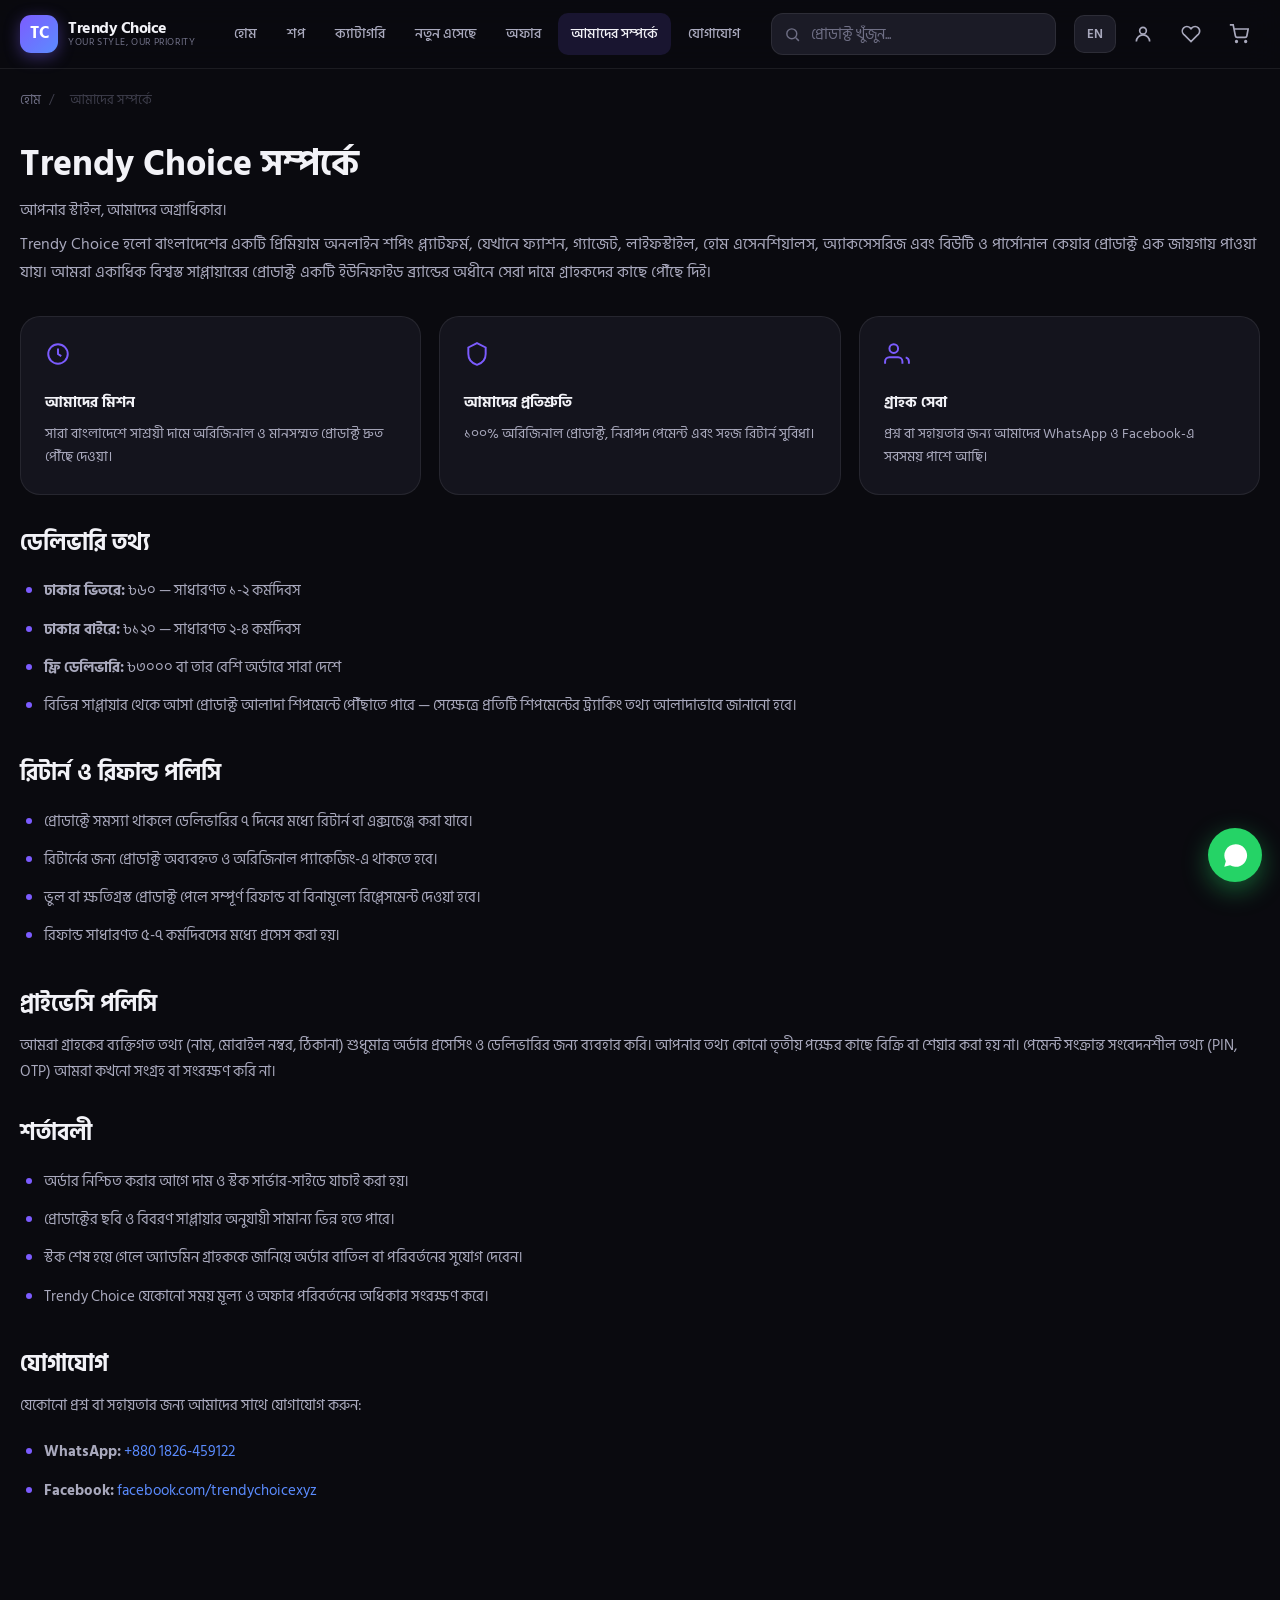
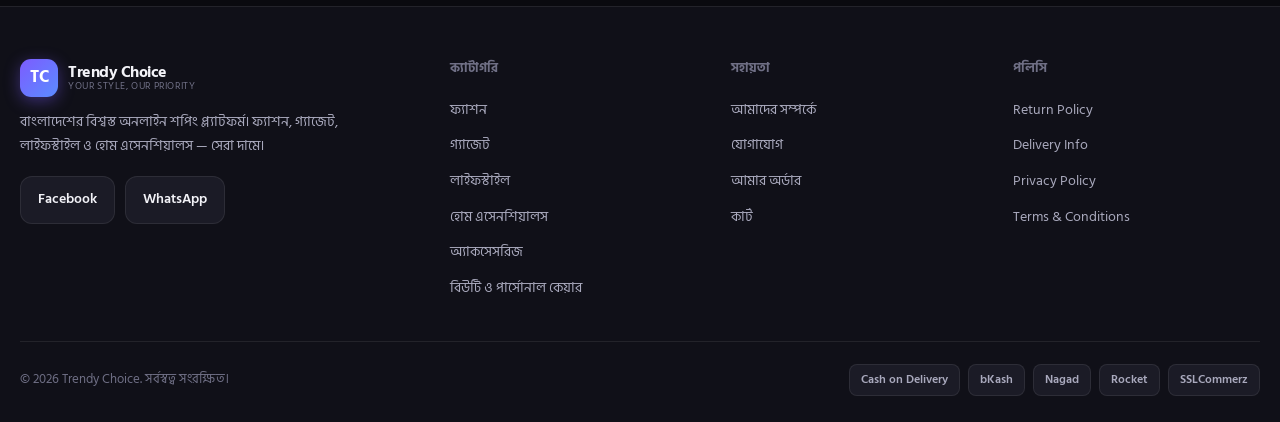
<file: about.html>
<!DOCTYPE html>
<html lang="bn">
<head>
<meta charset="UTF-8">
<meta name="viewport" content="width=device-width, initial-scale=1">
<title>About Us — Trendy Choice</title>
<meta name="description" content="Trendy Choice সম্পর্কে জানুন — বাংলাদেশের বিশ্বস্ত অনলাইন শপিং প্ল্যাটফর্ম। আমাদের মিশন, ভিশন, ডেলিভারি, রিটার্ন ও প্রাইভেসি পলিসি।">
<meta property="og:title" content="About Us — Trendy Choice">
<meta name="theme-color" content="#0a0a0f">
<link rel="canonical" href="about.html">
<link rel="stylesheet" href="styles.css?v=5">
<link rel="icon" href="data:image/svg+xml,<svg xmlns='http://www.w3.org/2000/svg' viewBox='0 0 100 100'><rect width='100' height='100' rx='22' fill='%237c5cff'/><text x='50' y='68' font-size='52' font-family='Arial' font-weight='bold' fill='white' text-anchor='middle'>TC</text></svg>">
</head>
<body>
<div id="tc-header"></div>

<main>
  <div class="wrap">
    <div class="crumb"><a href="index.html" data-i18n="nav.home">হোম</a><span>/</span><span data-i18n="nav.about">আমাদের সম্পর্কে</span></div>
    <div class="page-head">
      <h1>Trendy Choice সম্পর্কে</h1>
      <p>আপনার স্টাইল, আমাদের অগ্রাধিকার।</p>
    </div>
  </div>

  <div class="wrap" style="padding-bottom:60px">
    <div class="prose" style="max-width:100%">
      <p style="font-size:16px">Trendy Choice হলো বাংলাদেশের একটি প্রিমিয়াম অনলাইন শপিং প্ল্যাটফর্ম, যেখানে ফ্যাশন, গ্যাজেট, লাইফস্টাইল, হোম এসেনশিয়ালস, অ্যাকসেসরিজ এবং বিউটি ও পার্সোনাল কেয়ার প্রোডাক্ট এক জায়গায় পাওয়া যায়। আমরা একাধিক বিশ্বস্ত সাপ্লায়ারের প্রোডাক্ট একটি ইউনিফাইড ব্র্যান্ডের অধীনে সেরা দামে গ্রাহকদের কাছে পৌঁছে দিই।</p>

      <div class="info-grid">
        <div class="info-card">
          <svg width="26" height="26" viewBox="0 0 24 24" fill="none" stroke="currentColor" stroke-width="1.8"><circle cx="12" cy="12" r="9"/><path d="M12 7v5l3 2"/></svg>
          <b>আমাদের মিশন</b>
          <p>সারা বাংলাদেশে সাশ্রয়ী দামে অরিজিনাল ও মানসম্মত প্রোডাক্ট দ্রুত পৌঁছে দেওয়া।</p>
        </div>
        <div class="info-card">
          <svg width="26" height="26" viewBox="0 0 24 24" fill="none" stroke="currentColor" stroke-width="1.8"><path d="M12 2l8 4v6c0 5-3.4 8.6-8 10-4.6-1.4-8-5-8-10V6z"/></svg>
          <b>আমাদের প্রতিশ্রুতি</b>
          <p>১০০% অরিজিনাল প্রোডাক্ট, নিরাপদ পেমেন্ট এবং সহজ রিটার্ন সুবিধা।</p>
        </div>
        <div class="info-card">
          <svg width="26" height="26" viewBox="0 0 24 24" fill="none" stroke="currentColor" stroke-width="1.8"><path d="M17 21v-2a4 4 0 00-4-4H5a4 4 0 00-4 4v2"/><circle cx="9" cy="7" r="4"/><path d="M23 21v-2a4 4 0 00-3-3.9"/></svg>
          <b>গ্রাহক সেবা</b>
          <p>প্রশ্ন বা সহায়তার জন্য আমাদের WhatsApp ও Facebook-এ সবসময় পাশে আছি।</p>
        </div>
      </div>

      <h2 id="delivery">ডেলিভারি তথ্য</h2>
      <ul>
        <li><b>ঢাকার ভিতরে:</b> ৳৬০ — সাধারণত ১-২ কর্মদিবস</li>
        <li><b>ঢাকার বাইরে:</b> ৳১২০ — সাধারণত ২-৪ কর্মদিবস</li>
        <li><b>ফ্রি ডেলিভারি:</b> ৳৩০০০ বা তার বেশি অর্ডারে সারা দেশে</li>
        <li>বিভিন্ন সাপ্লায়ার থেকে আসা প্রোডাক্ট আলাদা শিপমেন্টে পৌঁছাতে পারে — সেক্ষেত্রে প্রতিটি শিপমেন্টের ট্র্যাকিং তথ্য আলাদাভাবে জানানো হবে।</li>
      </ul>

      <h2 id="return">রিটার্ন ও রিফান্ড পলিসি</h2>
      <ul>
        <li>প্রোডাক্টে সমস্যা থাকলে ডেলিভারির ৭ দিনের মধ্যে রিটার্ন বা এক্সচেঞ্জ করা যাবে।</li>
        <li>রিটার্নের জন্য প্রোডাক্ট অব্যবহৃত ও অরিজিনাল প্যাকেজিং-এ থাকতে হবে।</li>
        <li>ভুল বা ক্ষতিগ্রস্ত প্রোডাক্ট পেলে সম্পূর্ণ রিফান্ড বা বিনামূল্যে রিপ্লেসমেন্ট দেওয়া হবে।</li>
        <li>রিফান্ড সাধারণত ৫-৭ কর্মদিবসের মধ্যে প্রসেস করা হয়।</li>
      </ul>

      <h2 id="privacy">প্রাইভেসি পলিসি</h2>
      <p>আমরা গ্রাহকের ব্যক্তিগত তথ্য (নাম, মোবাইল নম্বর, ঠিকানা) শুধুমাত্র অর্ডার প্রসেসিং ও ডেলিভারির জন্য ব্যবহার করি। আপনার তথ্য কোনো তৃতীয় পক্ষের কাছে বিক্রি বা শেয়ার করা হয় না। পেমেন্ট সংক্রান্ত সংবেদনশীল তথ্য (PIN, OTP) আমরা কখনো সংগ্রহ বা সংরক্ষণ করি না।</p>

      <h2 id="terms">শর্তাবলী</h2>
      <ul>
        <li>অর্ডার নিশ্চিত করার আগে দাম ও স্টক সার্ভার-সাইডে যাচাই করা হয়।</li>
        <li>প্রোডাক্টের ছবি ও বিবরণ সাপ্লায়ার অনুযায়ী সামান্য ভিন্ন হতে পারে।</li>
        <li>স্টক শেষ হয়ে গেলে অ্যাডমিন গ্রাহককে জানিয়ে অর্ডার বাতিল বা পরিবর্তনের সুযোগ দেবেন।</li>
        <li>Trendy Choice যেকোনো সময় মূল্য ও অফার পরিবর্তনের অধিকার সংরক্ষণ করে।</li>
      </ul>

      <h2>যোগাযোগ</h2>
      <p>যেকোনো প্রশ্ন বা সহায়তার জন্য আমাদের সাথে যোগাযোগ করুন:</p>
      <ul>
        <li><b>WhatsApp:</b> <a href="https://wa.me/8801826459122" style="color:var(--brand-2)">+880 1826-459122</a></li>
        <li><b>Facebook:</b> <a href="https://facebook.com/trendychoicexyz" style="color:var(--brand-2)">facebook.com/trendychoicexyz</a></li>
      </ul>
    </div>
  </div>
</main>

<div id="tc-footer"></div>

<script src="data.js"></script>
<script src="app.js?v=3"></script>
<script>TC.boot('about');</script>
</body>
</html>
</file>
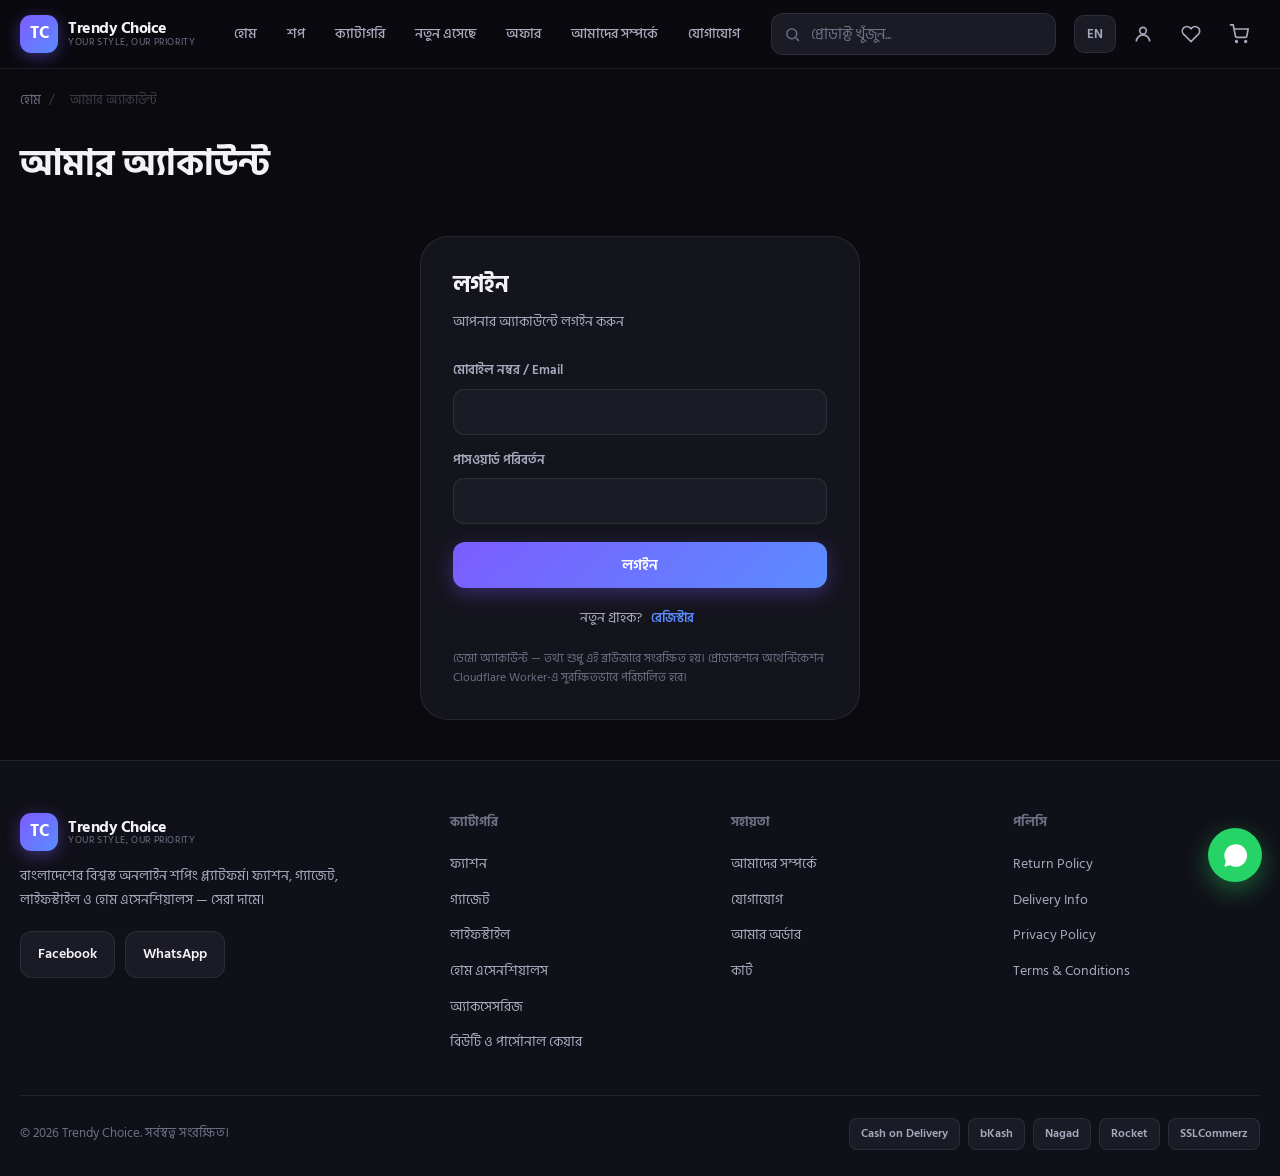
<file: account.html>
<!DOCTYPE html>
<html lang="bn">
<head>
<meta charset="UTF-8">
<meta name="viewport" content="width=device-width, initial-scale=1">
<title>My Account — Trendy Choice</title>
<meta name="description" content="Trendy Choice অ্যাকাউন্ট — লগইন, রেজিস্ট্রেশন, অর্ডার হিস্ট্রি, উইশলিস্ট, প্রোফাইল ও ঠিকানা বই।">
<meta name="theme-color" content="#0a0a0f">
<link rel="canonical" href="account.html">
<link rel="stylesheet" href="styles.css?v=5">
<link rel="icon" href="data:image/svg+xml,<svg xmlns='http://www.w3.org/2000/svg' viewBox='0 0 100 100'><rect width='100' height='100' rx='22' fill='%237c5cff'/><text x='50' y='68' font-size='52' font-family='Arial' font-weight='bold' fill='white' text-anchor='middle'>TC</text></svg>">
</head>
<body>
<div id="tc-header"></div>

<main>
  <div class="wrap">
    <div class="crumb"><a href="index.html" data-i18n="nav.home">হোম</a><span>/</span><span data-i18n="acct.title">আমার অ্যাকাউন্ট</span></div>
    <div class="page-head"><h1 data-i18n="acct.title">আমার অ্যাকাউন্ট</h1></div>
  </div>
  <div class="wrap" id="acct-root"></div>
</main>

<div id="tc-footer"></div>

<script src="data.js"></script>
<script src="app.js?v=3"></script>
<script>
(function(){
  var D = window.TC_DATA;
  var user = null;
  try { user = JSON.parse(localStorage.getItem('tc-user')); } catch(e){}
  var tab = (location.hash || '#orders').replace('#','');

  function render(){
    var root = TC.byId('acct-root');
    if (!user){ root.innerHTML = authView(); wireAuth(); return; }
    root.innerHTML = panelView(); wirePanel();
  }

  /* ---------- auth ---------- */
  function authView(){
    return '<div class="auth-card">'+
      '<h2 id="auth-title">'+TC.t('acct.login')+'</h2>'+
      '<p id="auth-sub">আপনার অ্যাকাউন্টে লগইন করুন</p>'+
      '<form id="auth-form">'+
        '<div class="field" id="f-name" style="display:none;margin-bottom:14px"><label>'+TC.t('co.name')+'</label><input name="name" autocomplete="name"></div>'+
        '<div class="field" style="margin-bottom:14px"><label>'+TC.t('co.phone')+' / Email</label><input name="ident" required autocomplete="username"></div>'+
        '<div class="field" style="margin-bottom:18px"><label>'+TC.t('acct.password')+'</label><input name="pass" type="password" required autocomplete="current-password"></div>'+
        '<button class="btn btn-primary btn-block" type="submit" id="auth-btn">'+TC.t('acct.login')+'</button>'+
      '</form>'+
      '<div class="auth-switch"><span id="auth-switch-txt">নতুন গ্রাহক?</span> <button id="auth-toggle">'+TC.t('acct.register')+'</button></div>'+
      '<p style="font-size:12px;color:var(--text-3);margin:18px 0 0;line-height:1.6">ডেমো অ্যাকাউন্ট — তথ্য শুধু এই ব্রাউজারে সংরক্ষিত হয়। প্রোডাকশনে অথেন্টিকেশন Cloudflare Worker-এ সুরক্ষিতভাবে পরিচালিত হবে।</p>'+
    '</div>';
  }

  function wireAuth(){
    var mode = 'login';
    var form = TC.byId('auth-form');
    TC.byId('auth-toggle').addEventListener('click', function(){
      mode = mode === 'login' ? 'register' : 'login';
      var isReg = mode === 'register';
      TC.byId('auth-title').textContent = isReg ? TC.t('acct.register') : TC.t('acct.login');
      TC.byId('auth-sub').textContent = isReg ? 'নতুন অ্যাকাউন্ট তৈরি করুন' : 'আপনার অ্যাকাউন্টে লগইন করুন';
      TC.byId('auth-btn').textContent = isReg ? TC.t('acct.register') : TC.t('acct.login');
      TC.byId('f-name').style.display = isReg ? 'block' : 'none';
      TC.byId('auth-switch-txt').textContent = isReg ? 'আগে থেকেই অ্যাকাউন্ট আছে?' : 'নতুন গ্রাহক?';
      TC.byId('auth-toggle').textContent = isReg ? TC.t('acct.login') : TC.t('acct.register');
    });
    form.addEventListener('submit', function(e){
      e.preventDefault();
      var ident = form.ident.value.trim();
      if (!ident || !form.pass.value){ TC.toast('সব তথ্য পূরণ করুন','err'); return; }
      user = { name: (form.name && form.name.value.trim()) || ident.split('@')[0], ident: ident };
      localStorage.setItem('tc-user', JSON.stringify(user));
      TC.toast(mode==='register' ? TC.t('toast.regOk') : TC.t('toast.loginOk'), 'ok');
      render();
    });
  }

  /* ---------- panel ---------- */
  function panelView(){
    var orders = [];
    try { orders = JSON.parse(localStorage.getItem('tc-orders')) || []; } catch(e){}
    var wish = TC.wish.get().map(TC.product).filter(Boolean);

    var ordersHtml = orders.length ? orders.map(function(o){
      var st = 'st-pending', label = 'Pending';
      return '<div class="order-card"><div class="oc-head"><div><b>'+TC.esc(o.id)+'</b><br><span>'+new Date(o.date).toLocaleDateString('en-GB')+' · '+o.items.length+' items</span></div>'+
        '<div style="text-align:right"><span class="status-pill '+st+'">'+label+'</span><br><b style="font-size:15px">'+TC.money(o.total)+'</b></div></div>'+
        '<div style="font-size:13px;color:var(--text-2)">'+o.items.map(function(i){ return TC.esc(i.name)+' ×'+i.qty; }).join(', ')+'</div></div>';
    }).join('') : '<div class="empty"><h3>'+TC.t('acct.noOrders')+'</h3><p>'+TC.t('cart.emptySub')+'</p><a class="btn btn-primary" href="shop.html">'+TC.t('btn.continue')+'</a></div>';

    var wishHtml = wish.length ? '<div class="prod-grid cols-3" id="wish-grid"></div>' :
      '<div class="empty"><h3>'+TC.t('acct.noWish')+'</h3><p>পছন্দের প্রোডাক্টে ♡ আইকনে ক্লিক করে উইশলিস্টে যোগ করুন।</p><a class="btn btn-primary" href="shop.html">'+TC.t('btn.continue')+'</a></div>';

    return '<div class="acct-layout">'+
      '<aside class="acct-nav">'+
        '<button data-t="orders" class="'+(tab==='orders'?'active':'')+'">'+TC.t('acct.orders')+'</button>'+
        '<button data-t="wishlist" class="'+(tab==='wishlist'?'active':'')+'">'+TC.t('acct.wishlist')+'</button>'+
        '<button data-t="profile" class="'+(tab==='profile'?'active':'')+'">'+TC.t('acct.profile')+'</button>'+
        '<button data-t="address" class="'+(tab==='address'?'active':'')+'">'+TC.t('acct.address')+'</button>'+
        '<button data-t="password" class="'+(tab==='password'?'active':'')+'">'+TC.t('acct.password')+'</button>'+
        '<button data-t="logout" style="color:var(--danger)">'+TC.t('acct.logout')+'</button>'+
      '</aside>'+
      '<div>'+
        '<div class="acct-panel '+(tab==='orders'?'active':'')+'" data-p="orders">'+ordersHtml+'</div>'+
        '<div class="acct-panel '+(tab==='wishlist'?'active':'')+'" data-p="wishlist">'+wishHtml+'</div>'+
        '<div class="acct-panel '+(tab==='profile'?'active':'')+'" data-p="profile">'+
          '<div class="co-card"><h3>'+TC.t('acct.profile')+'</h3><div class="form-grid">'+
            '<div class="field"><label>'+TC.t('co.name')+'</label><input value="'+TC.esc(user.name)+'"></div>'+
            '<div class="field"><label>'+TC.t('co.phone')+' / Email</label><input value="'+TC.esc(user.ident)+'"></div>'+
          '</div><button class="btn btn-primary" style="margin-top:16px" onclick="TC.toast(\'প্রোফাইল সংরক্ষিত\',\'ok\')">সংরক্ষণ করুন</button></div>'+
        '</div>'+
        '<div class="acct-panel '+(tab==='address'?'active':'')+'" data-p="address">'+
          '<div class="co-card"><h3>'+TC.t('acct.address')+'</h3><p style="color:var(--text-2);font-size:14px">চেকআউটে ব্যবহৃত ঠিকানা এখানে সংরক্ষিত থাকবে।</p>'+
          '<button class="btn btn-ghost" onclick="TC.toast(\'নতুন ঠিকানা যোগ করুন\',\'ok\')">+ নতুন ঠিকানা</button></div>'+
        '</div>'+
        '<div class="acct-panel '+(tab==='password'?'active':'')+'" data-p="password">'+
          '<div class="co-card"><h3>'+TC.t('acct.password')+'</h3><div class="form-grid">'+
            '<div class="field full"><label>বর্তমান পাসওয়ার্ড</label><input type="password"></div>'+
            '<div class="field"><label>নতুন পাসওয়ার্ড</label><input type="password"></div>'+
            '<div class="field"><label>নিশ্চিত করুন</label><input type="password"></div>'+
          '</div><button class="btn btn-primary" style="margin-top:16px" onclick="TC.toast(\'পাসওয়ার্ড পরিবর্তিত\',\'ok\')">আপডেট করুন</button></div>'+
        '</div>'+
      '</div>'+
    '</div>';
  }

  function wirePanel(){
    var wg = TC.byId('wish-grid');
    if (wg) TC.renderGrid(wg, TC.wish.get().map(TC.product).filter(Boolean));

    TC.byId('acct-root').querySelectorAll('.acct-nav button').forEach(function(b){
      b.addEventListener('click', function(){
        var t = b.getAttribute('data-t');
        if (t === 'logout'){
          localStorage.removeItem('tc-user'); user = null; TC.toast('লগআউট হয়েছে','ok'); render(); return;
        }
        tab = t;
        TC.byId('acct-root').querySelectorAll('.acct-nav button').forEach(function(x){ x.classList.remove('active'); });
        b.classList.add('active');
        TC.byId('acct-root').querySelectorAll('.acct-panel').forEach(function(x){ x.classList.remove('active'); });
        var panel = TC.byId('acct-root').querySelector('.acct-panel[data-p="'+t+'"]');
        if (panel) panel.classList.add('active');
      });
    });
  }

  document.addEventListener('tc:lang', render);
  TC.boot('');
  render();
})();
</script>
</body>
</html>
</file>
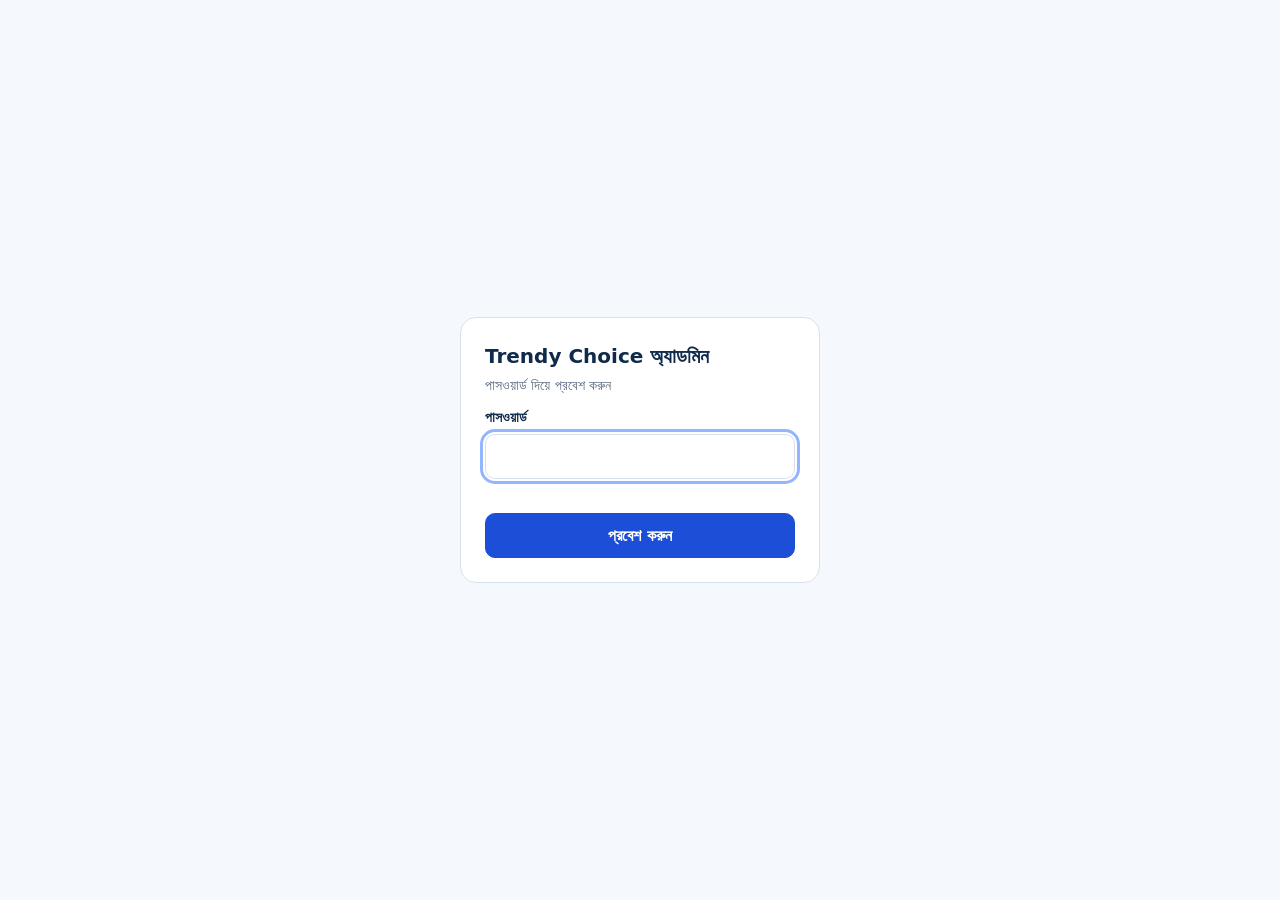
<file: admin.html>
<!DOCTYPE html>
<html lang="bn">
<head>
<meta charset="utf-8">
<meta name="viewport" content="width=device-width, initial-scale=1">
<meta name="robots" content="noindex, nofollow">
<meta name="theme-color" content="#1D4ED8">
<title>Trendy Choice — অ্যাডমিন</title>
<style>
:root{
  --ink:#0F2A4A; --muted:#5B6B82; --blue:#1D4ED8; --blue-d:#173FAE; --blue-50:#EEF3FF;
  --line:#D8E1EE; --bg:#F5F8FC; --card:#FFFFFF; --red:#B42318; --green:#15803D; --green-50:#E8F5EC; --red-50:#FDECEA;
  font-family:system-ui,-apple-system,"Segoe UI","Noto Sans Bengali","Hind Siliguri",sans-serif;
}
*{box-sizing:border-box}
html,body{margin:0;background:var(--bg);color:var(--ink);font-size:16px;line-height:1.45}
button,input,textarea,select{font:inherit;color:inherit}
button{cursor:pointer}
:focus-visible{outline:3px solid #93B4FF;outline-offset:2px}
[hidden]{display:none!important}

.btn{border:1px solid var(--line);background:var(--card);border-radius:10px;padding:10px 14px;font-weight:600;min-height:44px}
.btn.primary{background:var(--blue);border-color:var(--blue);color:#fff}
.btn.primary:hover{background:var(--blue-d)}
.btn.danger{color:var(--red);border-color:#F0C4BF}
.btn:disabled{opacity:.6;cursor:default}
.btn.sm{padding:6px 12px;min-height:36px;font-size:14px}
a.btn{text-decoration:none;display:inline-flex;align-items:center}

input,textarea,select{width:100%;border:1px solid var(--line);border-radius:10px;padding:10px 12px;background:#fff;min-height:44px}
textarea{resize:vertical;min-height:84px}
label{display:block;font-weight:600;font-size:14px;margin:14px 0 6px}

/* লগইন */
.login{min-height:100vh;display:grid;place-items:center;padding:20px}
.login form{width:100%;max-width:360px;background:var(--card);border:1px solid var(--line);border-radius:16px;padding:24px}
.login h1{font-size:20px;margin:0 0 4px}
.login p{margin:0 0 8px;color:var(--muted);font-size:14px}
.err{color:var(--red);font-size:14px;min-height:20px;margin:10px 0 0}

/* অ্যাপ */
header{position:sticky;top:0;z-index:5;background:var(--blue);color:#fff;display:flex;align-items:center;gap:8px;padding:10px 14px}
header h1{font-size:17px;margin:0;flex:1}
header .btn{background:rgba(255,255,255,.14);border-color:rgba(255,255,255,.35);color:#fff}
main{max-width:760px;margin:0 auto;padding:14px}
.bar{display:flex;gap:8px;margin-bottom:6px}
.bar input{flex:1}
.count{color:var(--muted);font-size:14px;margin:8px 2px 10px}

.row{display:flex;gap:12px;background:var(--card);border:1px solid var(--line);border-radius:14px;padding:10px;margin-bottom:10px;align-items:center}
.thumb{width:60px;height:60px;border-radius:10px;background:var(--blue-50);object-fit:cover;flex:none}
.info{flex:1;min-width:0}
.name{font-weight:600;display:-webkit-box;-webkit-line-clamp:2;-webkit-box-orient:vertical;overflow:hidden;word-break:break-word}
.price{color:var(--muted);font-size:14px;margin-top:2px}
.acts{display:flex;flex-direction:column;gap:6px;flex:none}
.tag{border-radius:999px;padding:2px 10px;font-size:13px;font-weight:600;margin-left:6px;background:var(--blue-50);color:var(--blue)}
.tag.off{background:var(--red-50);color:var(--red)}
.empty{text-align:center;color:var(--muted);padding:40px 10px}

/* এডিটর */
dialog{border:0;padding:0;width:min(560px,100%);max-height:100vh;border-radius:16px;background:var(--card);color:var(--ink)}
dialog::backdrop{background:rgba(15,42,74,.5)}
dialog form{display:flex;flex-direction:column;max-height:100vh}
.dh{padding:14px 16px;border-bottom:1px solid var(--line);font-weight:700;font-size:17px}
.db{padding:0 16px 16px;overflow:auto}
.df{padding:12px 16px;border-top:1px solid var(--line);display:flex;gap:8px;justify-content:flex-end;flex-wrap:wrap}
.df #resetBtn{margin-right:auto}
.hint{color:var(--muted);font-size:13px;margin:4px 0 0}

.toast{position:fixed;left:50%;bottom:20px;transform:translateX(-50%);background:var(--ink);color:#fff;padding:10px 16px;border-radius:10px;font-size:14px;z-index:20;max-width:90%}
.toast.bad{background:var(--red)}
</style>
</head>
<body>

<section class="login" id="login" hidden>
  <form id="loginForm" autocomplete="off">
    <h1>Trendy Choice অ্যাডমিন</h1>
    <p>পাসওয়ার্ড দিয়ে প্রবেশ করুন</p>
    <label for="pw" style="margin-top:12px">পাসওয়ার্ড</label>
    <input id="pw" type="password" autocomplete="current-password" required>
    <p class="err" id="loginErr" role="alert"></p>
    <button class="btn primary" style="width:100%;margin-top:6px" id="loginBtn">প্রবেশ করুন</button>
  </form>
</section>

<div id="app" hidden>
  <header>
    <h1>পণ্য তালিকা</h1>
    <a class="btn sm" id="liveLink" target="_blank" rel="noopener">লাইভ সাইট</a>
    <button class="btn sm" id="logout" type="button">বের হোন</button>
  </header>
  <main>
    <div class="bar">
      <input id="q" type="search" placeholder="পণ্য খুঁজুন" aria-label="পণ্য খুঁজুন">
          </div>
    <div class="count" id="count"></div>
    <div id="list"></div>
  </main>
</div>

<dialog id="dlg">
  <form id="form" method="dialog">
    <div class="dh" id="dlgTitle"></div>
    <div class="db">
      <label for="fName">নাম</label>
      <input id="fName" required maxlength="200">
      <label for="fPrice">দাম (৳)</label>
      <input id="fPrice" type="number" min="0" step="1" inputmode="numeric" required>
      <p class="hint" id="priceHint"></p>
      <label for="fDesc">বর্ণনা</label>
      <textarea id="fDesc"></textarea>
      <label for="fImages">ছবির লিংক</label>
      <textarea id="fImages" placeholder="প্রতি লাইনে একটি লিংক"></textarea>
      <p class="hint">প্রথম লিংকটি মূল ছবি হবে।</p>
      <p class="hint">স্টক, রং ও সাইজ Business Koro থেকে আসে, এখানে বদলানো যায় না।</p>
      <p class="err" id="formErr" role="alert"></p>
    </div>
    <div class="df">
      <button class="btn danger" type="button" id="resetBtn">মূল মান ফেরান</button>
      <button class="btn" type="button" id="cancel">বাতিল</button>
      <button class="btn primary" id="save">সেভ করুন</button>
    </div>
  </form>
</dialog>

<script>
(function () {
  'use strict';
  var API  = 'https://trendy-choice-api.r4yh4nxyz.workers.dev';
  var SITE = 'https://r4yh4n-dev.github.io/trendy-choice/';
  var KEY  = 'tc_admin_pw';

  var $ = function (id) { return document.getElementById(id); };
  var token = '', products = [], editing = null;

  function store(get, val) {
    try { if (get) return localStorage.getItem(KEY) || ''; if (val) localStorage.setItem(KEY, val); else localStorage.removeItem(KEY); } catch (e) {}
    return '';
  }
  var bn = function (n) { return Number(n || 0).toLocaleString('bn-BD'); };

  function el(tag, props, kids) {
    var e = document.createElement(tag);
    Object.keys(props || {}).forEach(function (k) {
      if (k === 'text') e.textContent = props[k]; else if (k === 'class') e.className = props[k];
      else if (k.indexOf('on') === 0) e.addEventListener(k.slice(2), props[k]); else e.setAttribute(k, props[k]);
    });
    (kids || []).forEach(function (c) { e.appendChild(c); });
    return e;
  }

  var toastTimer;
  function toast(msg, bad) {
    var t = $('toast'); if (t) t.remove();
    t = el('div', { id: 'toast', class: 'toast' + (bad ? ' bad' : ''), role: 'status', text: msg });
    document.body.appendChild(t);
    clearTimeout(toastTimer); toastTimer = setTimeout(function () { t.remove(); }, 3200);
  }

  function request(method, path, body, auth) {
    var ctl = new AbortController(), timer = setTimeout(function () { ctl.abort(); }, 25000);
    var headers = {};
    if (body !== undefined) headers['Content-Type'] = 'application/json';
    if (auth) headers['Authorization'] = 'Bearer ' + auth;
    return fetch(API + path, { method: method, headers: headers, signal: ctl.signal, cache: 'no-store',
      body: body !== undefined ? JSON.stringify(body) : undefined })
      .then(function (r) {
        return r.json().catch(function () { return {}; }).then(function (d) {
          if (!r.ok) { var err = new Error(d.message || 'সমস্যা হয়েছে'); err.status = r.status; throw err; }
          return d;
        });
      })
      .catch(function (e) {
        if (e.status) throw e;
        var err = new Error('সংযোগ হয়নি — ইন্টারনেট দেখে আবার চেষ্টা করুন'); err.status = 0; throw err;
      })
      .finally(function () { clearTimeout(timer); });
  }

  /* ── লগইন ── */
  function showLogin(msg) {
    $('app').hidden = true; $('login').hidden = false;
    $('loginErr').textContent = msg || ''; $('pw').value = ''; $('pw').focus();
  }
  function showApp() {
    $('login').hidden = true; $('app').hidden = false;
    $('liveLink').href = SITE;
    loadProducts();
  }
  $('loginForm').addEventListener('submit', function (ev) {
    ev.preventDefault();
    var pw = $('pw').value.trim(); if (!pw) return;
    $('loginBtn').disabled = true; $('loginErr').textContent = '';
    request('POST', '/admin/auth', {}, pw).then(function () {
      token = pw; store(false, pw); showApp();
    }).catch(function (e) {
      $('loginErr').textContent = e.status === 401 ? 'পাসওয়ার্ড ভুল' : e.message;
    }).finally(function () { $('loginBtn').disabled = false; });
  });
  $('logout').addEventListener('click', function () { token = ''; store(false, ''); showLogin(); });

  function onAuthFail(e) {
    if (e.status === 401) { token = ''; store(false, ''); showLogin('পাসওয়ার্ড বদলে গেছে, আবার প্রবেশ করুন'); return true; }
    return false;
  }

  /* ── তালিকা ── */
  function loadProducts() {
    $('count').textContent = 'লোড হচ্ছে…';
    request('GET', '/admin/products', undefined, token).then(function (d) {
      products = Array.isArray(d.products) ? d.products : [];
      render();
    }).catch(function (e) {
      if (onAuthFail(e)) return;
      $('count').textContent = '';
      $('list').replaceChildren(el('div', { class: 'empty' }, [
        el('p', { text: e.message }),
        el('button', { class: 'btn', type: 'button', text: 'আবার চেষ্টা করুন', onclick: loadProducts })
      ]));
    });
  }

  function render() {
    var q = $('q').value.trim().toLowerCase();
    var shown = products.filter(function (p) { return !q || String(p.name).toLowerCase().indexOf(q) > -1; });
    var hiddenCount = products.filter(function (p) { return p.hidden; }).length;
    $('count').textContent = q ? bn(shown.length) + 'টি পণ্য পাওয়া গেছে (মোট ' + bn(products.length) + ')'
      : 'মোট ' + bn(products.length) + 'টি পণ্য' + (hiddenCount ? ', লুকানো ' + bn(hiddenCount) + 'টি' : '');
    if (!shown.length) {
      $('list').replaceChildren(el('div', { class: 'empty', text: products.length ? 'কিছু পাওয়া যায়নি' : 'কোনো পণ্য আসেনি' }));
      return;
    }
    $('list').replaceChildren.apply($('list'), shown.map(row));
  }

  function row(p) {
    var img = (p.images && p.images[0]) || '';
    var thumb = img ? el('img', { class: 'thumb', src: img, alt: '', loading: 'lazy' }) : el('div', { class: 'thumb' });
    var priceLine = [document.createTextNode('৳' + bn(p.price))];
    if (p.price !== p.bkPrice) priceLine.push(el('span', { class: 'tag', text: 'মূল ৳' + bn(p.bkPrice) }));
    if (p.hidden) priceLine.push(el('span', { class: 'tag off', text: 'লুকানো' }));
    else if (!p.inStock) priceLine.push(el('span', { class: 'tag off', text: 'স্টক নেই' }));
    return el('div', { class: 'row' }, [
      thumb,
      el('div', { class: 'info' }, [
        el('div', { class: 'name', text: p.name }),
        el('div', { class: 'price' }, priceLine)
      ]),
      el('div', { class: 'acts' }, [
        el('button', { class: 'btn sm', type: 'button', text: 'এডিট', onclick: function () { openEditor(p); } }),
        el('button', { class: 'btn sm', type: 'button', text: p.hidden ? 'দেখান' : 'লুকান', onclick: function () { toggleHidden(p); } })
      ])
    ]);
  }
  $('q').addEventListener('input', render);

  function replaceLocal(u) {
    var i = products.findIndex(function (x) { return x.id === u.id; });
    if (i > -1) products[i] = u;
  }

  function save(p, body, okMsg) {
    return request('PUT', '/admin/products/' + encodeURIComponent(p.id), body, token).then(function (u) {
      replaceLocal(u); render(); toast(okMsg); return u;
    });
  }

  function toggleHidden(p) {
    save(p, { hidden: !p.hidden }, p.hidden ? 'দোকানে দেখানো হবে' : 'দোকান থেকে লুকানো হয়েছে')
      .catch(function (e) { if (!onAuthFail(e)) toast(e.message, true); });
  }

  /* ── এডিটর ── */
  function openEditor(p) {
    editing = p;
    $('dlgTitle').textContent = 'পণ্য এডিট';
    $('fName').value = p.name;
    $('fPrice').value = p.price;
    $('fDesc').value = p.description || '';
    $('fImages').value = (p.images || []).join('\n');
    $('priceHint').textContent = 'মূল দাম ৳' + bn(p.bkPrice) + (typeof p.minPrice === 'number' ? ' · সর্বনিম্ন ৳' + bn(p.minPrice) : '');
    $('resetBtn').hidden = !p.edited;
    $('formErr').textContent = '';
    $('dlg').showModal();
  }
  $('cancel').addEventListener('click', function () { $('dlg').close(); });

  $('resetBtn').addEventListener('click', function () {
    if (!confirm('নাম, দাম, বর্ণনা ও ছবি আবার Business Koro-র মূল মানে ফিরবে। চালিয়ে যাবেন?')) return;
    $('resetBtn').disabled = true;
    save(editing, { reset: true, hidden: !!editing.hidden }, 'মূল মান ফেরানো হয়েছে').then(function () { $('dlg').close(); })
      .catch(function (e) { if (e.status === 401) { $('dlg').close(); onAuthFail(e); } else $('formErr').textContent = e.message; })
      .finally(function () { $('resetBtn').disabled = false; });
  });

  $('form').addEventListener('submit', function (ev) {
    ev.preventDefault();
    var name = $('fName').value.trim(), price = Number($('fPrice').value);
    if (!name) { $('formErr').textContent = 'পণ্যের নাম দিন'; return; }
    if (!(price >= 0)) { $('formErr').textContent = 'দাম সঠিক নয়'; return; }
    var body = {
      name: name, price: Math.round(price), description: $('fDesc').value,
      images: $('fImages').value.split('\n').map(function (s) { return s.trim(); }).filter(Boolean)
    };
    $('save').disabled = true; $('formErr').textContent = '';
    save(editing, body, 'সেভ হয়েছে').then(function () { $('dlg').close(); }).catch(function (e) {
      if (e.status === 401) { $('dlg').close(); onAuthFail(e); } else $('formErr').textContent = e.message;
    }).finally(function () { $('save').disabled = false; });
  });

  /* ── শুরু ── */
  token = store(true);
  if (!token) { showLogin(); return; }
  request('POST', '/admin/auth', {}, token).then(showApp).catch(function (e) {
    if (e.status === 401) { token = ''; store(false, ''); showLogin(); }
    else { showLogin(e.message); }
  });
})();
</script>
</body>
</html>
</file>
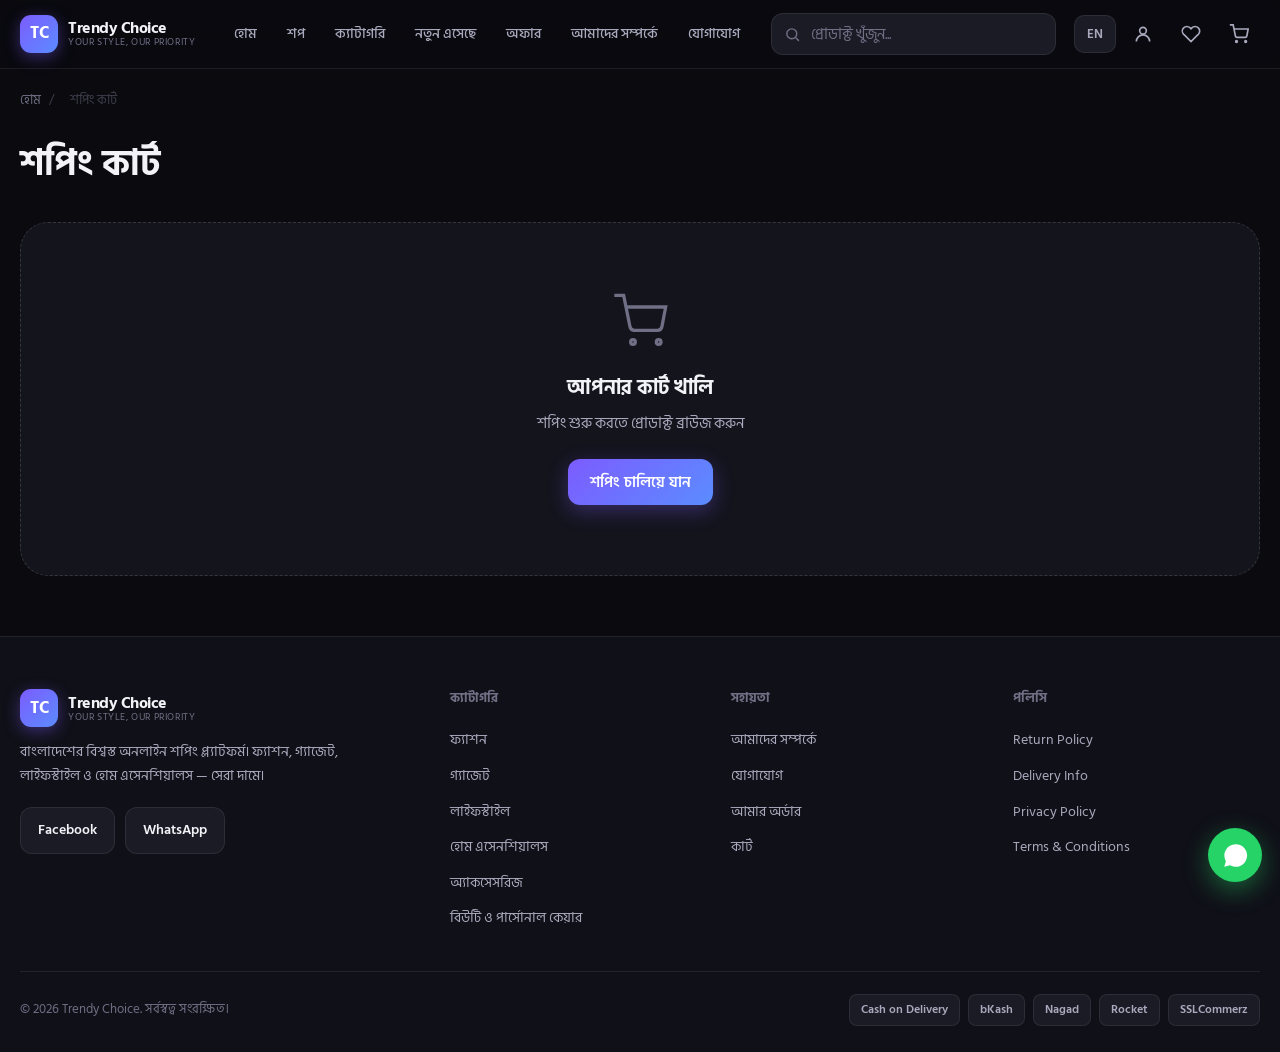
<file: cart.html>
<!DOCTYPE html>
<html lang="bn">
<head>
<meta charset="UTF-8">
<meta name="viewport" content="width=device-width, initial-scale=1">
<title>Shopping Cart — Trendy Choice</title>
<meta name="description" content="আপনার Trendy Choice শপিং কার্ট — পরিমাণ আপডেট করুন, কুপন প্রয়োগ করুন এবং অর্ডার সম্পন্ন করুন।">
<meta name="theme-color" content="#0a0a0f">
<link rel="canonical" href="cart.html">
<link rel="stylesheet" href="styles.css?v=5">
<link rel="icon" href="data:image/svg+xml,<svg xmlns='http://www.w3.org/2000/svg' viewBox='0 0 100 100'><rect width='100' height='100' rx='22' fill='%237c5cff'/><text x='50' y='68' font-size='52' font-family='Arial' font-weight='bold' fill='white' text-anchor='middle'>TC</text></svg>">
</head>
<body>
<div id="tc-header"></div>

<main>
  <div class="wrap">
    <div class="crumb"><a href="index.html" data-i18n="nav.home">হোম</a><span>/</span><span data-i18n="cart.title">শপিং কার্ট</span></div>
    <div class="page-head"><h1 data-i18n="cart.title">শপিং কার্ট</h1></div>
  </div>
  <div class="wrap" id="cart-root"></div>
</main>

<div id="tc-footer"></div>

<script src="data.js"></script>
<script src="app.js?v=3"></script>
<script>
(function(){
  var D = window.TC_DATA;

  function render(){
    var items = TC.cart.get();
    var root = TC.byId('cart-root');

    if (!items.length){
      root.innerHTML = '<div class="empty" style="margin:26px 0 60px">'+
        '<svg width="56" height="56" viewBox="0 0 24 24" fill="none" stroke="currentColor" stroke-width="1.4"><circle cx="9" cy="21" r="1"/><circle cx="20" cy="21" r="1"/><path d="M1 1h4l2.7 13.4a2 2 0 002 1.6h9.7a2 2 0 002-1.6L23 6H6"/></svg>'+
        '<h3>'+TC.t('cart.empty')+'</h3><p>'+TC.t('cart.emptySub')+'</p>'+
        '<a class="btn btn-primary" href="shop.html">'+TC.t('btn.continue')+'</a></div>';
      return;
    }

    var rows = items.map(function(it){
      var p = TC.product(it.id); if (!p) return '';
      return '<div class="cart-row">'+
        '<a href="product.html?id='+p.id+'"><img src="'+p.img+'" alt="'+TC.esc(p.name[TC.lang])+'" width="96" height="96"></a>'+
        '<div><div class="src">'+TC.esc(TC.supplierName(p.supplier))+'</div>'+
          '<h4><a href="product.html?id='+p.id+'">'+TC.esc(p.name[TC.lang])+'</a></h4>'+
          (it.variant?'<div style="font-size:12.5px;color:var(--text-3)">'+TC.esc(it.variant)+'</div>':'')+
          '<div class="unit">'+TC.money(p.price)+' × '+it.qty+'</div>'+
          '<div class="qty" style="margin-top:10px"><button onclick="TC.cQty(\''+it.key+'\','+(it.qty-1)+')" aria-label="Decrease">−</button>'+
          '<input type="text" value="'+it.qty+'" readonly aria-label="Quantity">'+
          '<button onclick="TC.cQty(\''+it.key+'\','+(it.qty+1)+')" aria-label="Increase">+</button></div>'+
        '</div>'+
        '<div class="right"><span class="line-total">'+TC.money(p.price*it.qty)+'</span>'+
          '<button class="rm-btn" onclick="TC.cRemove(\''+it.key+'\')">'+TC.t('btn.remove')+'</button></div>'+
      '</div>';
    }).join('');

    var sub = TC.cart.subtotal();
    var disc = TC.coupon.discount(sub);
    var deliv = TC.deliveryCharge(sub, '');
    var total = Math.max(0, sub - disc + deliv);
    var cp = TC.coupon.get();

    root.innerHTML = '<div class="cart-layout">'+
      '<div class="cart-list">'+rows+'</div>'+
      '<aside class="summary">'+
        '<h3>'+TC.t('cart.summary')+'</h3>'+
        '<div class="sum-row"><span>'+TC.t('cart.subtotal')+'</span><b>'+TC.money(sub)+'</b></div>'+
        (disc>0?'<div class="sum-row" style="color:var(--success)"><span>'+TC.t('cart.discount')+'</span><b>−'+TC.money(disc)+'</b></div>':'')+
        '<div class="sum-row"><span>'+TC.t('cart.delivery')+'</span><b>'+(deliv===0?TC.t('cart.free'):TC.money(deliv))+'</b></div>'+
        '<div class="sum-row total"><span>'+TC.t('cart.total')+'</span><span>'+TC.money(total)+'</span></div>'+
        '<div class="coupon-row"><input id="cp-input" placeholder="'+TC.t('cart.couponPh')+'" value="'+(cp?cp.code:'')+'" aria-label="Coupon">'+
          '<button class="btn btn-ghost btn-sm" onclick="TC.cCoupon()">'+TC.t('btn.apply')+'</button></div>'+
        '<div class="coupon-msg" id="cp-msg"></div>'+
        '<a class="btn btn-primary btn-block" href="checkout.html" style="margin-top:8px">'+TC.t('btn.checkout')+'</a>'+
        '<a class="btn btn-ghost btn-block" href="shop.html" style="margin-top:10px">'+TC.t('btn.continue')+'</a>'+
        '<p style="font-size:12px;color:var(--text-3);margin:16px 0 0;line-height:1.6">'+TC.money(D.delivery.freeAbove)+'+ অর্ডারে ফ্রি ডেলিভারি। চূড়ান্ত দাম চেকআউটে সার্ভার-সাইডে যাচাই করা হয়।</p>'+
      '</aside>'+
    '</div>';
  }

  TC.cQty = function(key, q){ TC.cart.setQty(key, q); render(); };
  TC.cRemove = function(key){ TC.cart.remove(key); render(); };
  TC.cCoupon = function(){
    var code = (TC.byId('cp-input').value||'').trim();
    var msg = TC.byId('cp-msg');
    if (!code){ TC.coupon.clear(); render(); return; }
    var c = TC.coupon.find(code);
    if (!c){ msg.className='coupon-msg err'; msg.textContent=TC.t('toast.couponErr'); return; }
    var sub = TC.cart.subtotal();
    if (sub < (c.min||0)){ msg.className='coupon-msg err'; msg.textContent='সর্বনিম্ন '+TC.money(c.min)+' অর্ডারে প্রযোজ্য'; return; }
    TC.coupon.set(c);
    TC.toast(TC.t('toast.couponOk'),'ok');
    render();
  };

  document.addEventListener('tc:lang', render);
  TC.boot('cart');
  render();
})();
</script>
</body>
</html>
</file>
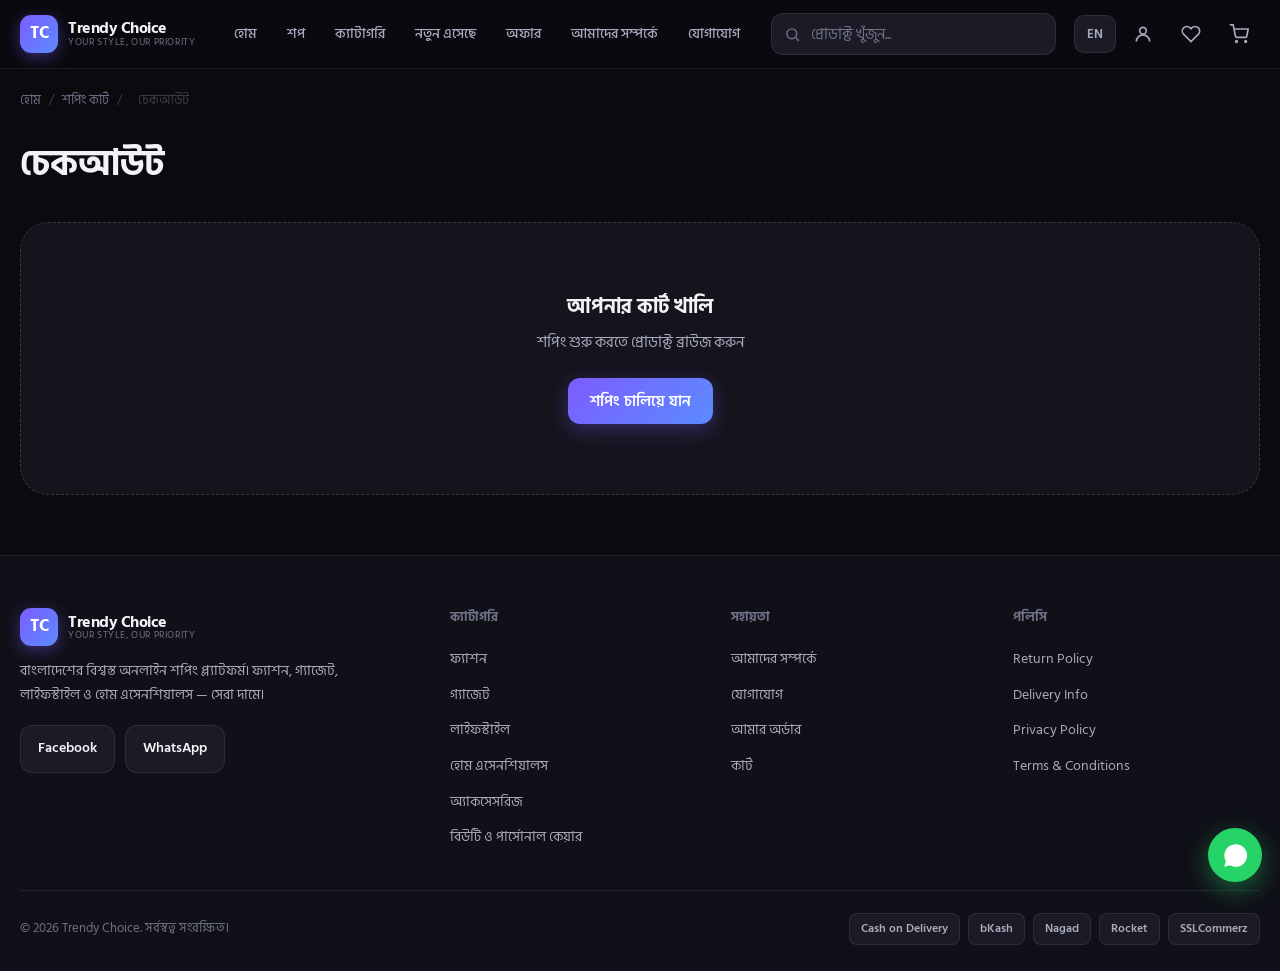
<file: checkout.html>
<!DOCTYPE html>
<html lang="bn">
<head>
<meta charset="UTF-8">
<meta name="viewport" content="width=device-width, initial-scale=1">
<title>Checkout — Trendy Choice</title>
<meta name="description" content="Trendy Choice চেকআউট — ডেলিভারি তথ্য দিন, পেমেন্ট পদ্ধতি বেছে নিন এবং অর্ডার নিশ্চিত করুন। ক্যাশ অন ডেলিভারি, বিকাশ, নগদ, রকেট।">
<meta name="theme-color" content="#0a0a0f">
<link rel="canonical" href="checkout.html">
<link rel="stylesheet" href="styles.css?v=5">
<link rel="icon" href="data:image/svg+xml,<svg xmlns='http://www.w3.org/2000/svg' viewBox='0 0 100 100'><rect width='100' height='100' rx='22' fill='%237c5cff'/><text x='50' y='68' font-size='52' font-family='Arial' font-weight='bold' fill='white' text-anchor='middle'>TC</text></svg>">
</head>
<body>
<div id="tc-header"></div>

<main>
  <div class="wrap">
    <div class="crumb"><a href="index.html" data-i18n="nav.home">হোম</a><span>/</span><a href="cart.html" data-i18n="cart.title">শপিং কার্ট</a><span>/</span><span data-i18n="co.title">চেকআউট</span></div>
    <div class="page-head"><h1 data-i18n="co.title">চেকআউট</h1></div>
  </div>
  <div class="wrap" id="co-root"></div>
</main>

<div id="tc-footer"></div>

<script src="data.js"></script>
<script src="locations.js"></script>
<script src="app.js?v=3"></script>
<script>
(function(){
  var D = window.TC_DATA, L = window.TC_LOCATIONS;
  var pay = 'cod';

  function render(){
    var items = TC.cart.get();
    var root = TC.byId('co-root');

    if (!items.length){
      root.innerHTML = '<div class="empty" style="margin:26px 0 60px">'+
        '<h3>'+TC.t('cart.empty')+'</h3><p>'+TC.t('cart.emptySub')+'</p>'+
        '<a class="btn btn-primary" href="shop.html">'+TC.t('btn.continue')+'</a></div>';
      return;
    }

    var sub = TC.cart.subtotal();
    var disc = TC.coupon.discount(sub);
    var deliv = TC.deliveryCharge(sub, '');
    var total = Math.max(0, sub - disc + deliv);

    var coItems = items.map(function(it){
      var p = TC.product(it.id); if (!p) return '';
      return '<div class="co-item"><img src="'+p.img+'" alt="'+TC.esc(p.name[TC.lang])+'" width="56" height="56">'+
        '<div class="n">'+TC.esc(p.name[TC.lang])+'<span>'+TC.esc(TC.supplierName(p.supplier))+' · ×'+it.qty+'</span></div>'+
        '<div class="p">'+TC.money(p.price*it.qty)+'</div></div>';
    }).join('');

    var divOpts = '<option value="">'+TC.t('co.select')+'</option>' + Object.keys(L).map(function(k){
      return '<option value="'+k+'">'+TC.esc(L[k].name[TC.lang])+'</option>';
    }).join('');

    root.innerHTML = '<div class="co-layout">'+
      '<form id="co-form" novalidate>'+
        '<div class="co-card">'+
          '<h3><span class="num">1</span>'+TC.t('co.info')+'</h3>'+
          '<div class="form-grid">'+
            '<div class="field"><label>'+TC.t('co.name')+' <span class="req">*</span></label>'+
              '<input name="name" required autocomplete="name"><span class="msg">'+TC.t('co.required')+'</span></div>'+
            '<div class="field"><label>'+TC.t('co.phone')+' <span class="req">*</span></label>'+
              '<input name="phone" required inputmode="numeric" placeholder="01XXXXXXXXX" autocomplete="tel"><span class="msg">'+TC.t('co.phoneErr')+'</span></div>'+
            '<div class="field full"><label>'+TC.t('co.email')+'</label>'+
              '<input name="email" type="email" autocomplete="email"></div>'+
            '<div class="field"><label>'+TC.t('co.division')+' <span class="req">*</span></label>'+
              '<select name="division" required>'+divOpts+'</select><span class="msg">'+TC.t('co.required')+'</span></div>'+
            '<div class="field"><label>'+TC.t('co.district')+' <span class="req">*</span></label>'+
              '<select name="district" required><option value="">'+TC.t('co.select')+'</option></select><span class="msg">'+TC.t('co.required')+'</span></div>'+
            '<div class="field"><label>'+TC.t('co.upazila')+' <span class="req">*</span></label>'+
              '<select name="upazila" required><option value="">'+TC.t('co.select')+'</option></select><span class="msg">'+TC.t('co.required')+'</span></div>'+
            '<div class="field full"><label>'+TC.t('co.address')+' <span class="req">*</span></label>'+
              '<textarea name="address" required placeholder="বাসা/রোড/এলাকা"></textarea><span class="msg">'+TC.t('co.required')+'</span></div>'+
            '<div class="field full"><label>'+TC.t('co.notes')+'</label>'+
              '<textarea name="notes" placeholder="ডেলিভারি সম্পর্কিত নির্দেশনা..."></textarea></div>'+
          '</div>'+
        '</div>'+

        '<div class="co-card">'+
          '<h3><span class="num">2</span>'+TC.t('co.payment')+'</h3>'+
          '<div class="pay-opts" id="pay-opts">'+
            payOpt('cod', TC.t('co.cod'), TC.t('co.codSub'), true)+
            payOpt('bkash', TC.t('co.bkash'), TC.t('co.bkashSub'))+
            payOpt('nagad', TC.t('co.nagad'), TC.t('co.nagadSub'))+
            payOpt('rocket', TC.t('co.rocket'), TC.t('co.rocketSub'))+
            payOpt('online', TC.t('co.online'), TC.t('co.onlineSub'))+
          '</div>'+
          '<div class="pay-note" id="pay-note"></div>'+
        '</div>'+

        '<label class="filter-opt" style="margin-bottom:16px"><input type="checkbox" id="co-agree" checked> <span>'+TC.t('co.agree')+'</span></label>'+
        '<button class="btn btn-primary btn-block" type="submit" style="height:52px;font-size:16px">'+TC.t('co.place')+'</button>'+
      '</form>'+

      '<aside class="summary">'+
        '<h3>'+TC.t('cart.summary')+'</h3>'+
        '<div class="co-items">'+coItems+'</div>'+
        '<div class="sum-row"><span>'+TC.t('cart.subtotal')+'</span><b>'+TC.money(sub)+'</b></div>'+
        (disc>0?'<div class="sum-row" style="color:var(--success)"><span>'+TC.t('cart.discount')+'</span><b>−'+TC.money(disc)+'</b></div>':'')+
        '<div class="sum-row"><span>'+TC.t('cart.delivery')+'</span><b id="co-deliv">'+(deliv===0?TC.t('cart.free'):TC.money(deliv))+'</b></div>'+
        '<div class="sum-row total"><span>'+TC.t('cart.total')+'</span><span id="co-total">'+TC.money(total)+'</span></div>'+
        '<p style="font-size:12px;color:var(--text-3);margin:16px 0 0;line-height:1.6">চূড়ান্ত দাম ও স্টক সার্ভার-সাইডে যাচাই করা হয়। অর্ডার নিশ্চিত করার পর একটি ইউনিক অর্ডার আইডি তৈরি হবে।</p>'+
      '</aside>'+
    '</div>';

    wire();
  }

  function payOpt(v, t, s, checked){
    return '<label class="pay-opt'+(checked?' active':'')+'" data-pay="'+v+'">'+
      '<input type="radio" name="pay" value="'+v+'"'+(checked?' checked':'')+'>'+
      '<div class="pi"><b>'+t+'</b><span>'+s+'</span></div></label>';
  }

  function wire(){
    var form = TC.byId('co-form');
    var divSel = form.division, distSel = form.district, upSel = form.upazila;

    divSel.addEventListener('change', function(){
      var d = L[divSel.value];
      distSel.innerHTML = '<option value="">'+TC.t('co.select')+'</option>' + (d ? Object.keys(d.districts).map(function(k){
        return '<option value="'+k+'">'+TC.esc(d.districts[k].name[TC.lang])+'</option>';
      }).join('') : '');
      upSel.innerHTML = '<option value="">'+TC.t('co.select')+'</option>';
      updateDeliv();
    });
    distSel.addEventListener('change', function(){
      var d = L[divSel.value];
      var dist = d && d.districts[distSel.value];
      upSel.innerHTML = '<option value="">'+TC.t('co.select')+'</option>' + (dist ? dist.upazilas.map(function(u){
        return '<option value="'+TC.esc(u)+'">'+TC.esc(u)+'</option>';
      }).join('') : '');
      updateDeliv();
    });

    /* payment selection */
    TC.byId('pay-opts').querySelectorAll('.pay-opt').forEach(function(o){
      o.addEventListener('click', function(){
        pay = o.getAttribute('data-pay');
        TC.byId('pay-opts').querySelectorAll('.pay-opt').forEach(function(x){ x.classList.remove('active'); });
        o.classList.add('active');
        o.querySelector('input').checked = true;
        showPayNote();
      });
    });
    showPayNote();

    form.addEventListener('submit', submit);
  }

  function updateDeliv(){
    var sub = TC.cart.subtotal();
    var div = TC.byId('co-form').division.value;
    var deliv = TC.deliveryCharge(sub, div);
    var disc = TC.coupon.discount(sub);
    var total = Math.max(0, sub - disc + deliv);
    var de = TC.byId('co-deliv'), te = TC.byId('co-total');
    if (de) de.textContent = deliv===0 ? TC.t('cart.free') : TC.money(deliv);
    if (te) te.textContent = TC.money(total);
  }

  function showPayNote(){
    var note = TC.byId('pay-note'); if (!note) return;
    var msgs = {
      bkash: 'বিকাশ: <b>01826459122</b> (Personal) নম্বরে Send Money করুন। পেমেন্টের পর ট্রানজেকশন আইডি অর্ডার নোটে লিখুন। অ্যাডমিন যাচাই করে অর্ডার কনফার্ম করবেন।',
      nagad: 'নগদ: <b>01826459122</b> নম্বরে Send Money করুন। পেমেন্টের পর ট্রানজেকশন আইডি অর্ডার নোটে লিখুন। অ্যাডমিন যাচাই করে অর্ডার কনফার্ম করবেন।',
      rocket: 'রকেট: <b>01826459122-1</b> নম্বরে Send Money করুন। পেমেন্টের পর ট্রানজেকশন আইডি অর্ডার নোটে লিখুন। অ্যাডমিন যাচাই করে অর্ডার কনফার্ম করবেন।',
      online: 'SSLCommerz গেটওয়ের মাধ্যমে কার্ড/নেট ব্যাংকিং পেমেন্ট। মার্চেন্ট কনফিগারেশন সম্পন্ন হলে গেটওয়ে চালু হবে।'
    };
    if (msgs[pay]){ note.className='pay-note show'; note.innerHTML = msgs[pay]; }
    else { note.className='pay-note'; note.innerHTML=''; }
  }

  function submit(e){
    e.preventDefault();
    var form = TC.byId('co-form');
    var ok = true;

    /* validate required fields */
    ['name','phone','division','district','upazila','address'].forEach(function(n){
      var el = form[n], field = el.closest('.field');
      var bad = !el.value.trim();
      if (n === 'phone') bad = !/^01[3-9]\d{8}$/.test(el.value.trim());
      field.classList.toggle('invalid', bad);
      el.classList.toggle('err', bad);
      if (bad) ok = false;
    });
    if (!TC.byId('co-agree').checked){ TC.toast('অর্ডার পলিসিতে সম্মতি দিন','err'); ok = false; }
    if (!ok){ TC.toast('সব প্রয়োজনীয় তথ্য সঠিকভাবে পূরণ করুন','err'); return; }

    /* In production: POST to Cloudflare Worker which re-validates prices,
       stock and coupon server-side, then creates the order and returns the ID. */
    var orderId = 'TC-' + Date.now().toString().slice(-6) + Math.floor(Math.random()*90+10);
    var sub = TC.cart.subtotal();
    var disc = TC.coupon.discount(sub);
    var div = form.division.value;
    var deliv = TC.deliveryCharge(sub, div);
    var total = Math.max(0, sub - disc + deliv);

    var order = {
      id: orderId,
      date: new Date().toISOString(),
      name: form.name.value.trim(),
      phone: form.phone.value.trim(),
      email: form.email.value.trim(),
      division: L[div] ? L[div].name[TC.lang] : div,
      district: form.district.options[form.district.selectedIndex].text,
      upazila: form.upazila.value,
      address: form.address.value.trim(),
      notes: form.notes.value.trim(),
      payment: pay,
      items: TC.cart.get().map(function(it){
        var p = TC.product(it.id);
        return { id: it.id, name: p.name[TC.lang], qty: it.qty, price: p.price, supplier: TC.supplierName(p.supplier), variant: it.variant };
      }),
      subtotal: sub, discount: disc, delivery: deliv, total: total
    };

    try {
      var hist = JSON.parse(localStorage.getItem('tc-orders')) || [];
      hist.unshift(order);
      localStorage.setItem('tc-orders', JSON.stringify(hist));
    } catch (err) {}

    TC.cart.clear();
    TC.coupon.clear();
    TC.toast(TC.t('toast.orderOk'), 'ok');
    setTimeout(function(){ location.href = 'order-confirmation.html?order=' + orderId; }, 500);
  }

  document.addEventListener('tc:lang', render);
  TC.boot('cart');
  render();
})();
</script>
</body>
</html>
</file>
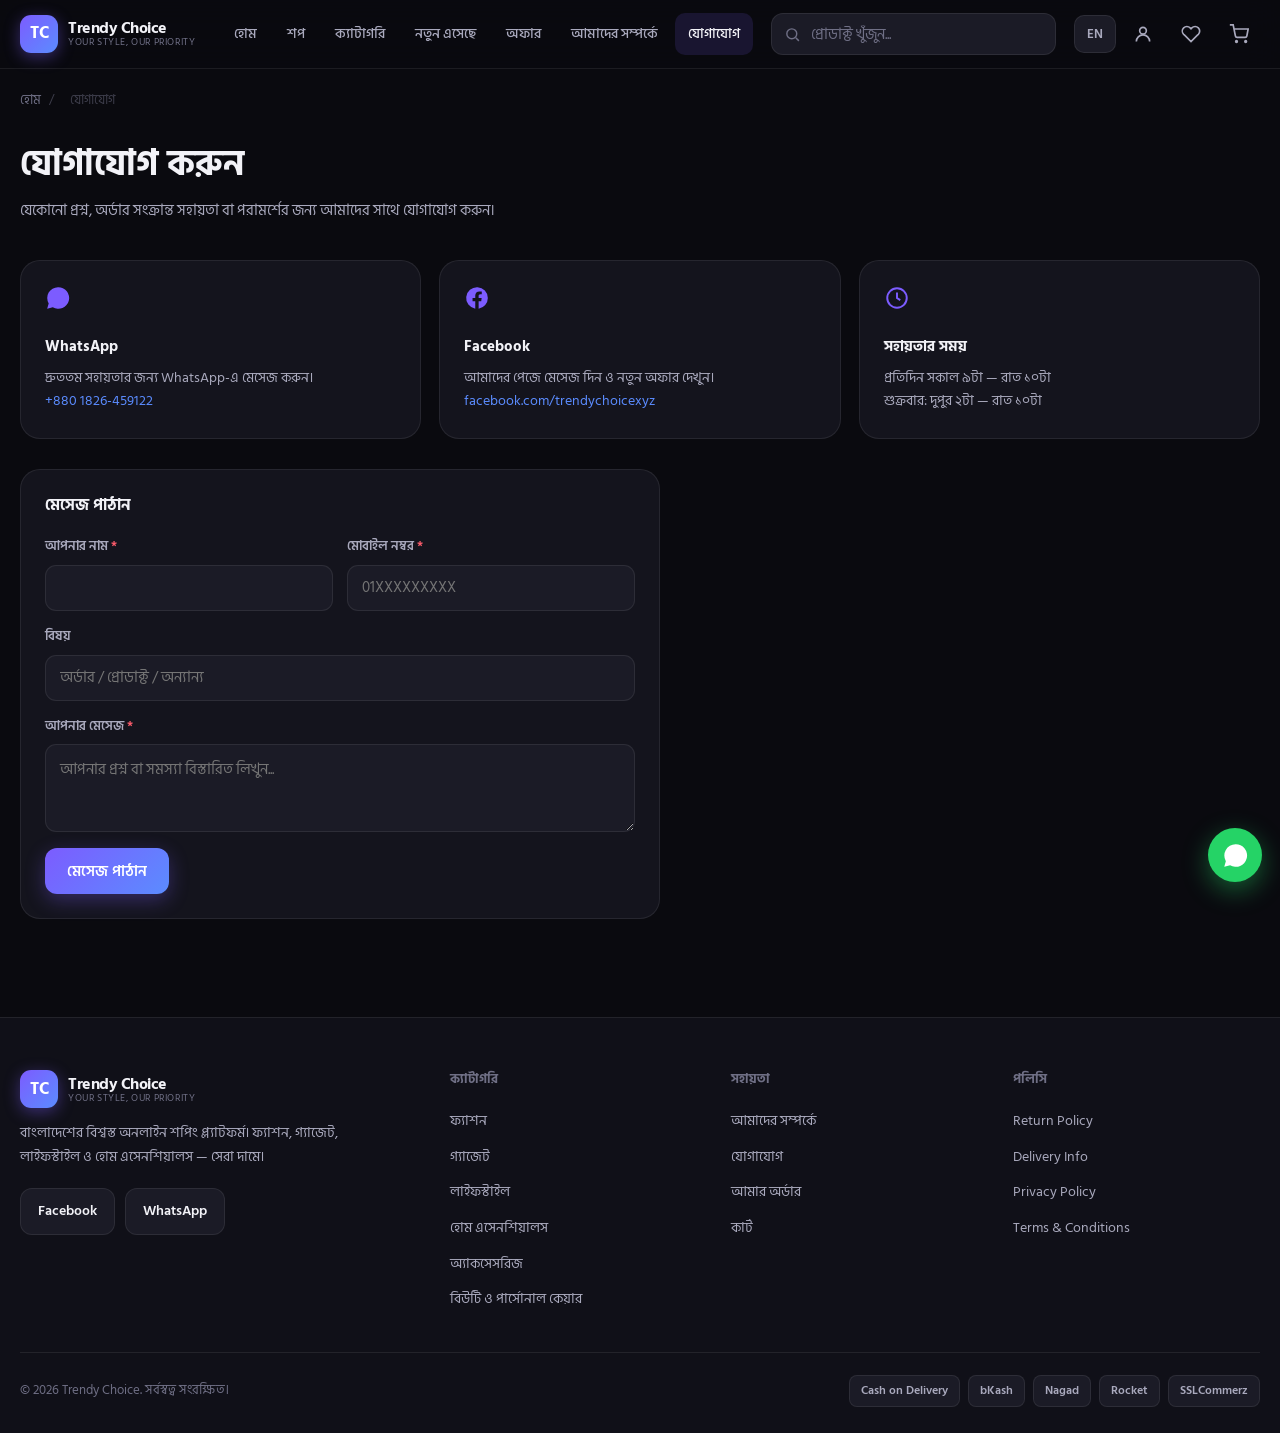
<file: contact.html>
<!DOCTYPE html>
<html lang="bn">
<head>
<meta charset="UTF-8">
<meta name="viewport" content="width=device-width, initial-scale=1">
<title>Contact Us — Trendy Choice</title>
<meta name="description" content="Trendy Choice-এর সাথে যোগাযোগ করুন — WhatsApp, Facebook বা মেসেজের মাধ্যমে। গ্রাহক সহায়তা ও অর্ডার সংক্রান্ত প্রশ্নের উত্তর।">
<meta property="og:title" content="Contact Us — Trendy Choice">
<meta name="theme-color" content="#0a0a0f">
<link rel="canonical" href="contact.html">
<link rel="stylesheet" href="styles.css?v=5">
<link rel="icon" href="data:image/svg+xml,<svg xmlns='http://www.w3.org/2000/svg' viewBox='0 0 100 100'><rect width='100' height='100' rx='22' fill='%237c5cff'/><text x='50' y='68' font-size='52' font-family='Arial' font-weight='bold' fill='white' text-anchor='middle'>TC</text></svg>">
</head>
<body>
<div id="tc-header"></div>

<main>
  <div class="wrap">
    <div class="crumb"><a href="index.html" data-i18n="nav.home">হোম</a><span>/</span><span data-i18n="nav.contact">যোগাযোগ</span></div>
    <div class="page-head">
      <h1>যোগাযোগ করুন</h1>
      <p>যেকোনো প্রশ্ন, অর্ডার সংক্রান্ত সহায়তা বা পরামর্শের জন্য আমাদের সাথে যোগাযোগ করুন।</p>
    </div>
  </div>

  <div class="wrap" style="padding-bottom:60px">
    <div class="info-grid">
      <div class="info-card">
        <svg width="26" height="26" viewBox="0 0 24 24" fill="currentColor"><path d="M17.5 14.4c-.3-.2-1.7-.9-2-1-.3-.1-.5-.2-.7.1-.2.3-.7 1-.9 1.2-.2.2-.3.2-.6.1-.3-.2-1.2-.5-2.3-1.4-.9-.8-1.4-1.7-1.6-2-.2-.3 0-.5.1-.6l.5-.5c.1-.2.2-.3.3-.5.1-.2 0-.4 0-.5 0-.2-.7-1.6-.9-2.2-.2-.6-.5-.5-.7-.5h-.6c-.2 0-.5.1-.8.4-.3.3-1 1-1 2.5s1.1 2.9 1.2 3.1c.2.2 2.1 3.2 5.1 4.5.7.3 1.3.5 1.7.6.7.2 1.4.2 1.9.1.6-.1 1.7-.7 2-1.4.2-.7.2-1.2.2-1.4-.1-.1-.3-.2-.6-.3zM12 2a10 10 0 00-8.6 15L2 22l5.2-1.4A10 10 0 1012 2z"/></svg>
        <b>WhatsApp</b>
        <p>দ্রুততম সহায়তার জন্য WhatsApp-এ মেসেজ করুন।<br><a href="https://wa.me/8801826459122" target="_blank" rel="noopener">+880 1826-459122</a></p>
      </div>
      <div class="info-card">
        <svg width="26" height="26" viewBox="0 0 24 24" fill="currentColor"><path d="M22 12a10 10 0 10-11.6 9.9v-7H7.9V12h2.5V9.8c0-2.5 1.5-3.9 3.8-3.9 1.1 0 2.2.2 2.2.2v2.5h-1.3c-1.2 0-1.6.8-1.6 1.6V12h2.8l-.4 2.9h-2.4v7A10 10 0 0022 12z"/></svg>
        <b>Facebook</b>
        <p>আমাদের পেজে মেসেজ দিন ও নতুন অফার দেখুন।<br><a href="https://facebook.com/trendychoicexyz" target="_blank" rel="noopener">facebook.com/trendychoicexyz</a></p>
      </div>
      <div class="info-card">
        <svg width="26" height="26" viewBox="0 0 24 24" fill="none" stroke="currentColor" stroke-width="1.8"><circle cx="12" cy="12" r="9"/><path d="M12 7v5l3 2"/></svg>
        <b>সহায়তার সময়</b>
        <p>প্রতিদিন সকাল ৯টা — রাত ১০টা<br>শুক্রবার: দুপুর ২টা — রাত ১০টা</p>
      </div>
    </div>

    <div class="co-card" style="max-width:640px;margin-top:26px">
      <h3>মেসেজ পাঠান</h3>
      <form id="contact-form">
        <div class="form-grid">
          <div class="field"><label>আপনার নাম <span class="req">*</span></label><input name="name" required></div>
          <div class="field"><label>মোবাইল নম্বর <span class="req">*</span></label><input name="phone" required inputmode="numeric" placeholder="01XXXXXXXXX"></div>
          <div class="field full"><label>বিষয়</label><input name="subject" placeholder="অর্ডার / প্রোডাক্ট / অন্যান্য"></div>
          <div class="field full"><label>আপনার মেসেজ <span class="req">*</span></label><textarea name="msg" required placeholder="আপনার প্রশ্ন বা সমস্যা বিস্তারিত লিখুন..."></textarea></div>
        </div>
        <button class="btn btn-primary" type="submit" style="margin-top:16px">মেসেজ পাঠান</button>
      </form>
    </div>
  </div>
</main>

<div id="tc-footer"></div>

<script src="data.js"></script>
<script src="app.js?v=3"></script>
<script>
TC.boot('contact');
TC.byId('contact-form').addEventListener('submit', function(e){
  e.preventDefault();
  TC.toast('আপনার মেসেজ পাঠানো হয়েছে! আমরা শীঘ্রই যোগাযোগ করব।','ok');
  e.target.reset();
});
</script>
</body>
</html>
</file>
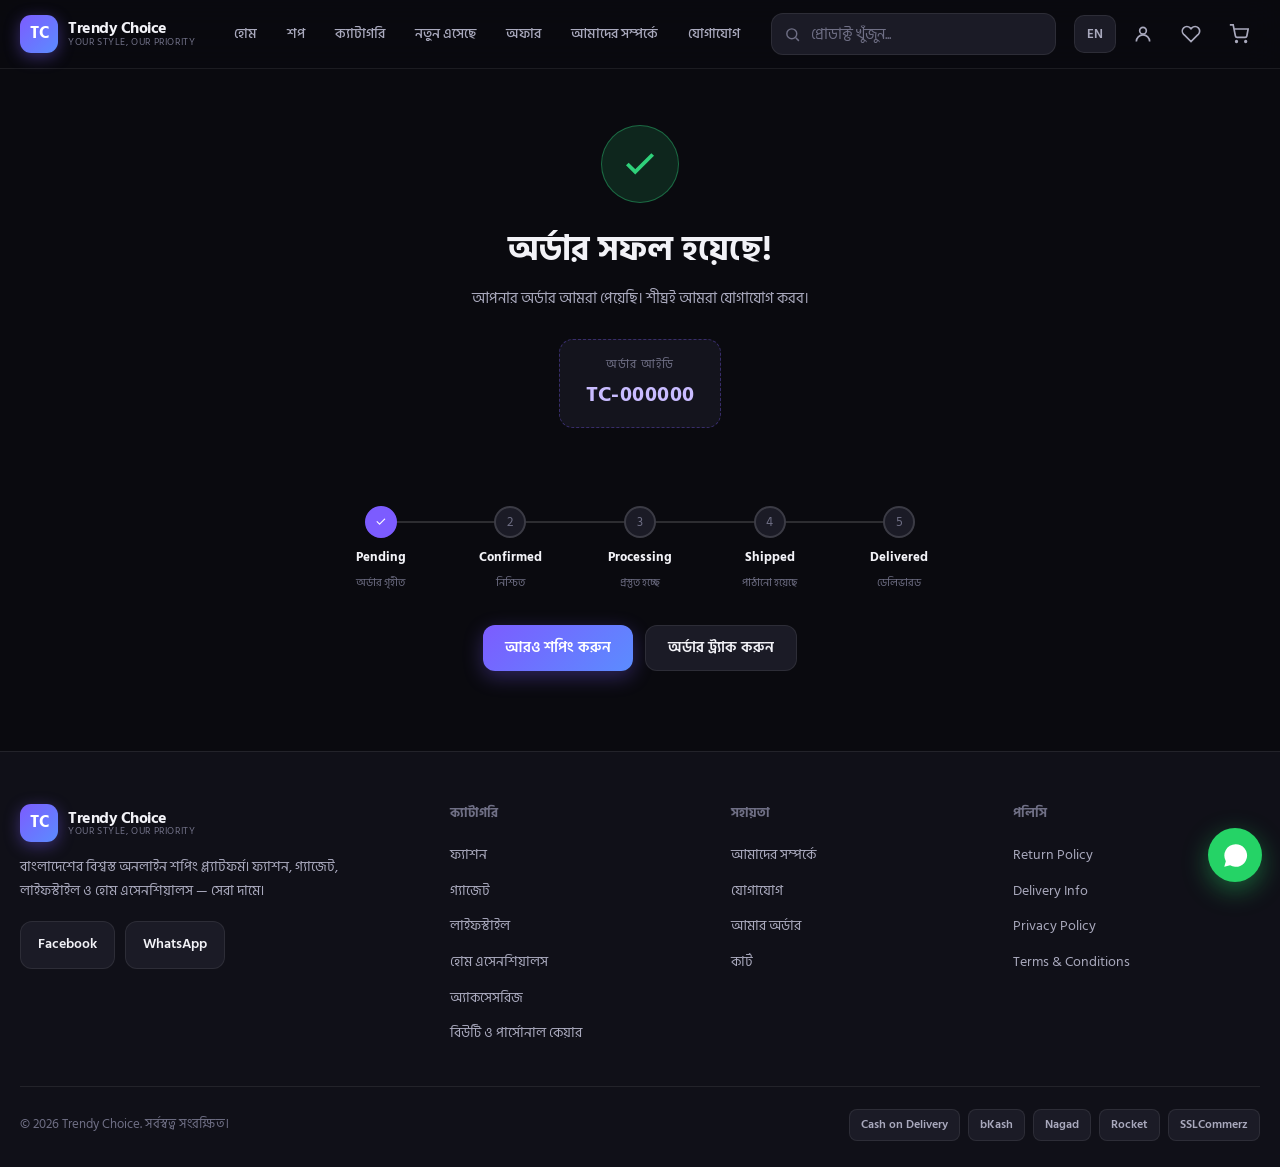
<file: order-confirmation.html>
<!DOCTYPE html>
<html lang="bn">
<head>
<meta charset="UTF-8">
<meta name="viewport" content="width=device-width, initial-scale=1">
<title>Order Confirmed — Trendy Choice</title>
<meta name="description" content="আপনার Trendy Choice অর্ডার সফলভাবে তৈরি হয়েছে। অর্ডার আইডি ও ট্র্যাকিং তথ্য দেখুন।">
<meta name="theme-color" content="#0a0a0f">
<link rel="canonical" href="order-confirmation.html">
<link rel="stylesheet" href="styles.css?v=5">
<link rel="icon" href="data:image/svg+xml,<svg xmlns='http://www.w3.org/2000/svg' viewBox='0 0 100 100'><rect width='100' height='100' rx='22' fill='%237c5cff'/><text x='50' y='68' font-size='52' font-family='Arial' font-weight='bold' fill='white' text-anchor='middle'>TC</text></svg>">
</head>
<body>
<div id="tc-header"></div>

<main>
  <div class="wrap" id="ok-root"></div>
</main>

<div id="tc-footer"></div>

<script src="data.js"></script>
<script src="app.js?v=3"></script>
<script>
(function(){
  var orderId = TC.qs('order') || '';
  var order = null;
  try {
    var hist = JSON.parse(localStorage.getItem('tc-orders')) || [];
    order = hist.filter(function(o){ return o.id === orderId; })[0] || hist[0] || null;
  } catch(e){}

  function render(){
    var root = TC.byId('ok-root');
    var oid = order ? order.id : (orderId || 'TC-000000');

    var itemsHtml = '';
    if (order && order.items){
      itemsHtml = '<div class="co-card" style="max-width:640px;margin:0 auto 18px;text-align:left">'+
        '<h3>'+TC.t('cart.summary')+'</h3>'+
        order.items.map(function(it){
          return '<div class="co-item" style="margin-bottom:10px"><div class="n">'+TC.esc(it.name)+
            '<span>'+TC.esc(it.supplier)+' · ×'+it.qty+'</span></div><div class="p">'+TC.money(it.price*it.qty)+'</div></div>';
        }).join('')+
        '<div class="sum-row" style="border-top:1px solid var(--line);margin-top:10px;padding-top:12px"><span>'+TC.t('cart.subtotal')+'</span><b>'+TC.money(order.subtotal)+'</b></div>'+
        (order.discount>0?'<div class="sum-row" style="color:var(--success)"><span>'+TC.t('cart.discount')+'</span><b>−'+TC.money(order.discount)+'</b></div>':'')+
        '<div class="sum-row"><span>'+TC.t('cart.delivery')+'</span><b>'+(order.delivery===0?TC.t('cart.free'):TC.money(order.delivery))+'</b></div>'+
        '<div class="sum-row total"><span>'+TC.t('cart.total')+'</span><span>'+TC.money(order.total)+'</span></div>'+
        '<div style="margin-top:16px;font-size:13px;color:var(--text-2);line-height:1.7">'+
          '<b>'+TC.esc(order.name)+'</b> · '+TC.esc(order.phone)+'<br>'+
          TC.esc(order.address)+', '+TC.esc(order.upazila)+', '+TC.esc(order.district)+', '+TC.esc(order.division)+'<br>'+
          'পেমেন্ট: <b>'+TC.esc(order.payment.toUpperCase())+'</b>'+
        '</div>'+
      '</div>';
    }

    root.innerHTML = '<div class="confirm-hero">'+
      '<div class="confirm-icon"><svg width="38" height="38" viewBox="0 0 24 24" fill="none" stroke="currentColor" stroke-width="2.4"><path d="M20 6L9 17l-5-5"/></svg></div>'+
      '<h1>'+TC.t('ok.title')+'</h1>'+
      '<p>'+TC.t('ok.sub')+'</p>'+
      '<div class="order-id-box"><span>'+TC.t('ok.id')+'</span><b>'+TC.esc(oid)+'</b></div>'+
    '</div>'+
    '<div style="max-width:640px;margin:0 auto 30px">'+
      '<div class="track-steps">'+
        '<div class="tstep done"><div class="dot">✓</div><b>Pending</b><span>অর্ডার গৃহীত</span></div>'+
        '<div class="tstep"><div class="dot">2</div><b>Confirmed</b><span>নিশ্চিত</span></div>'+
        '<div class="tstep"><div class="dot">3</div><b>Processing</b><span>প্রস্তুত হচ্ছে</span></div>'+
        '<div class="tstep"><div class="dot">4</div><b>Shipped</b><span>পাঠানো হয়েছে</span></div>'+
        '<div class="tstep"><div class="dot">5</div><b>Delivered</b><span>ডেলিভারড</span></div>'+
      '</div>'+
    '</div>'+
    itemsHtml+
    '<div style="text-align:center;padding-bottom:60px;display:flex;gap:12px;justify-content:center;flex-wrap:wrap">'+
      '<a class="btn btn-primary" href="shop.html">'+TC.t('ok.continue')+'</a>'+
      '<a class="btn btn-ghost" href="account.html#orders">'+TC.t('ok.track')+'</a>'+
    '</div>';
  }

  document.addEventListener('tc:lang', render);
  TC.boot('');
  render();
})();
</script>
</body>
</html>
</file>
<file: styles.css>
/* ============================================================
   TRENDY CHOICE — Design System
   Premium dark theme · restrained purple & blue accents
   Fonts: Hind Siliguri (Bangla) + Inter (English)
   ============================================================ */

@import url('https://fonts.googleapis.com/css2?family=Hind+Siliguri:wght@300;400;500;600;700&family=Inter:wght@300;400;500;600;700;800&display=swap');

:root{
  /* Core surfaces */
  --bg:            #0a0a0f;
  --bg-2:          #101018;
  --surface:       #14141d;
  --surface-2:     #1b1b26;
  --surface-3:     #23232f;
  --line:          rgba(255,255,255,.08);
  --line-2:        rgba(255,255,255,.14);

  /* Text */
  --text:          #f2f2f7;
  --text-2:        #a9a9bd;
  --text-3:        #6f6f85;

  /* Brand accents — restrained purple + blue */
  --brand:         #7c5cff;
  --brand-2:       #5b8cff;
  --brand-soft:    rgba(124,92,255,.14);
  --brand-line:    rgba(124,92,255,.35);

  /* Semantic */
  --success:       #2fd07a;
  --warn:          #ffb020;
  --danger:        #ff5c6c;
  --sale:          #ff4d6d;

  /* Geometry */
  --r-sm: 8px;
  --r:    14px;
  --r-lg: 20px;
  --r-xl: 28px;
  --shadow:    0 8px 30px rgba(0,0,0,.45);
  --shadow-sm: 0 3px 14px rgba(0,0,0,.35);
  --maxw: 1280px;
  --nav-h: 68px;
  --ease: cubic-bezier(.22,.61,.36,1);
}

*,*::before,*::after{ box-sizing:border-box; }
html{ scroll-behavior:smooth; -webkit-text-size-adjust:100%; overflow-x:hidden; }
body{
  margin:0;
  background:var(--bg);
  color:var(--text);
  font-family:'Inter','Hind Siliguri',system-ui,-apple-system,'Segoe UI',sans-serif;
  font-size:15px;
  line-height:1.6;
  -webkit-font-smoothing:antialiased;
  overflow-x:hidden;
  overflow-wrap:break-word;
  -webkit-tap-highlight-color:transparent;
}
body.lang-bn{ font-family:'Hind Siliguri','Inter',system-ui,sans-serif; line-height:1.75; }
body.lang-bn h1,body.lang-bn h2,body.lang-bn h3,body.lang-bn h4{ line-height:1.45; letter-spacing:0; }
body.lang-bn .btn,body.lang-bn .nav-links a,body.lang-bn .chip{ letter-spacing:0; }
img{ max-width:100%; height:auto; display:block; }
[id]{ scroll-margin-top:84px; }
/* grid/flex children must be allowed to shrink below their content width */
.cart-layout>*,.co-layout>*,.shop-layout>*,.pd-layout>*,.acct-layout>*,
.prod-grid>*,.cat-grid>*,.rev-grid>*,.info-grid>*,.social-band>*,.foot-grid>*,
.form-grid>*,.track-steps>*{ min-width:0; }
.sum-row{ gap:12px; }
.sum-row>*{ min-width:0; }
.sum-row.total>*:last-child{ text-align:right; white-space:nowrap; }
a{ color:inherit; text-decoration:none; }
button{ font-family:inherit; cursor:pointer; border:none; background:none; color:inherit; }
input,select,textarea{ font-family:inherit; font-size:15px; }
ul{ list-style:none; margin:0; padding:0; }
h1,h2,h3,h4{ margin:0; line-height:1.25; font-weight:700; letter-spacing:-.02em; }
:focus-visible{ outline:2px solid var(--brand); outline-offset:2px; border-radius:4px; }

.wrap{ width:100%; max-width:var(--maxw); margin:0 auto; padding:0 20px; }
.sr-only{ position:absolute; width:1px; height:1px; overflow:hidden; clip:rect(0 0 0 0); }

/* ---------- Header / nav ---------- */
.header{
  position:sticky; top:0; z-index:50;
  background:rgba(10,10,15,.82);
  backdrop-filter:blur(18px) saturate(160%);
  -webkit-backdrop-filter:blur(18px) saturate(160%);
  border-bottom:1px solid var(--line);
}
.nav{
  height:var(--nav-h);
  display:flex; align-items:center; gap:18px;
}
.logo{ display:flex; align-items:center; gap:10px; flex-shrink:0; }
.logo-mark{
  width:38px; height:38px; border-radius:11px;
  background:linear-gradient(135deg,var(--brand),var(--brand-2));
  display:grid; place-items:center;
  font-weight:800; font-size:17px; color:#fff;
  box-shadow:0 4px 16px rgba(124,92,255,.4);
}
.logo-txt{ display:flex; flex-direction:column; line-height:1.05; }
.logo-txt b{ font-size:16px; font-weight:800; letter-spacing:-.03em; }
.logo-txt span{ font-size:10px; color:var(--text-3); letter-spacing:.06em; text-transform:uppercase; }

.nav-links{ display:flex; align-items:center; gap:4px; margin-left:8px; }
.nav-links a{
  padding:9px 13px; border-radius:10px; font-size:14px; font-weight:500;
  color:var(--text-2); transition:all .18s var(--ease); white-space:nowrap;
}
.nav-links a:hover{ color:var(--text); background:var(--surface-2); }
.nav-links a.active{ color:var(--text); background:var(--brand-soft); }

.nav-search{
  flex:1; max-width:420px; margin-left:auto;
  display:flex; align-items:center; gap:8px;
  background:var(--surface-2); border:1px solid var(--line);
  border-radius:12px; padding:0 12px; height:42px;
  transition:border-color .2s var(--ease);
}
.nav-search:focus-within{ border-color:var(--brand-line); }
.nav-search input{
  flex:1; background:none; border:none; color:var(--text); outline:none; min-width:0;
}
.nav-search input::placeholder{ color:var(--text-3); }
.nav-search svg{ flex-shrink:0; color:var(--text-3); }

.nav-actions{ display:flex; align-items:center; gap:6px; }
.icon-btn{
  position:relative; width:42px; height:42px; border-radius:12px;
  display:grid; place-items:center; color:var(--text-2);
  transition:all .18s var(--ease);
}
.icon-btn:hover{ background:var(--surface-2); color:var(--text); }
.badge{
  position:absolute; top:4px; right:4px; min-width:18px; height:18px;
  padding:0 5px; border-radius:9px; background:var(--brand); color:#fff;
  font-size:11px; font-weight:700; display:grid; place-items:center;
  border:2px solid var(--bg);
}
.badge.hide{ display:none; }
.lang-toggle{
  height:38px; padding:0 12px; border-radius:10px; font-size:13px; font-weight:600;
  background:var(--surface-2); border:1px solid var(--line); color:var(--text-2);
  transition:all .18s var(--ease);
}
.lang-toggle:hover{ color:var(--text); border-color:var(--line-2); }
.burger{ display:none; }

/* Mobile drawer */
.drawer{
  position:fixed; inset:0; z-index:80; pointer-events:none;
}
.drawer-bg{
  position:absolute; inset:0; background:rgba(0,0,0,.6);
  opacity:0; transition:opacity .25s var(--ease);
}
.drawer-panel{
  position:absolute; top:0; right:0; bottom:0; width:min(320px,86vw);
  background:var(--bg-2); border-left:1px solid var(--line);
  transform:translateX(100%); transition:transform .3s var(--ease);
  padding:20px; overflow-y:auto;
}
.drawer.open{ pointer-events:auto; }
.drawer.open .drawer-bg{ opacity:1; }
.drawer.open .drawer-panel{ transform:translateX(0); }
.drawer-panel a{
  display:block; padding:13px 14px; border-radius:12px; font-size:15px;
  color:var(--text-2); font-weight:500;
}
.drawer-panel a:hover,.drawer-panel a.active{ background:var(--surface-2); color:var(--text); }
.drawer-head{ display:flex; justify-content:space-between; align-items:center; margin-bottom:14px; }

/* ---------- Buttons ---------- */
.btn{
  display:inline-flex; align-items:center; justify-content:center; gap:8px;
  height:46px; padding:0 22px; border-radius:12px;
  font-size:14.5px; font-weight:600; letter-spacing:-.01em;
  transition:all .18s var(--ease); white-space:nowrap;
}
.btn-primary{
  background:linear-gradient(135deg,var(--brand),var(--brand-2));
  color:#fff; box-shadow:0 6px 20px rgba(124,92,255,.32);
}
.btn-primary:hover{ transform:translateY(-1px); box-shadow:0 9px 26px rgba(124,92,255,.45); }
.btn-ghost{ background:var(--surface-2); border:1px solid var(--line); color:var(--text); }
.btn-ghost:hover{ border-color:var(--line-2); background:var(--surface-3); }
.btn-outline{ border:1px solid var(--brand-line); color:var(--text); background:var(--brand-soft); }
.btn-outline:hover{ background:rgba(124,92,255,.22); }
.btn-block{ width:100%; }
.btn-sm{ height:38px; padding:0 15px; font-size:13.5px; border-radius:10px; }
.btn:disabled{ opacity:.5; cursor:not-allowed; transform:none !important; }

/* ---------- Section headers ---------- */
.section{ padding:56px 0; }
.section-head{
  display:flex; align-items:flex-end; justify-content:space-between;
  gap:16px; margin-bottom:26px;
}
.section-head h2{ font-size:clamp(21px,3.4vw,29px); }
.section-head p{ margin:6px 0 0; color:var(--text-2); font-size:14px; }
.eyebrow{
  display:inline-block; font-size:12px; font-weight:700; letter-spacing:.1em;
  text-transform:uppercase; color:var(--brand); margin-bottom:8px;
}
.link-more{
  font-size:14px; font-weight:600; color:var(--brand-2);
  display:inline-flex; align-items:center; gap:6px; white-space:nowrap;
}
.link-more:hover{ gap:10px; }

/* ---------- Hero slider ---------- */
.hero{ padding:26px 0 8px; }
.hero-slider{
  position:relative; border-radius:var(--r-xl); overflow:hidden;
  border:1px solid var(--line); background:var(--surface);
  min-height:0;
}
.hero-slide{
  position:absolute; inset:0; opacity:0; transition:opacity .7s var(--ease);
  display:grid; grid-template-columns:1.05fr .95fr; align-items:center;
  gap:20px; padding:44px 48px;
}
.hero-slide.active{ opacity:1; position:relative; }
.hero-slide::before{
  content:''; position:absolute; inset:0; z-index:0;
  background:radial-gradient(120% 100% at 0% 0%,rgba(124,92,255,.22),transparent 55%),
             radial-gradient(100% 100% at 100% 100%,rgba(91,140,255,.16),transparent 55%);
}
.hero-copy{ position:relative; z-index:2; }
.hero-tag{
  display:inline-block; padding:6px 13px; border-radius:999px;
  background:var(--brand-soft); border:1px solid var(--brand-line);
  color:#c9bcff; font-size:12px; font-weight:700; letter-spacing:.06em;
  text-transform:uppercase; margin-bottom:16px;
}
.hero-copy h1{
  font-size:clamp(28px,4.6vw,50px); line-height:1.08; margin-bottom:14px;
  letter-spacing:-.035em;
}
.hero-copy h1 em{
  font-style:normal;
  background:linear-gradient(120deg,var(--brand),var(--brand-2));
  -webkit-background-clip:text; background-clip:text; color:transparent;
}
.hero-copy p{ color:var(--text-2); font-size:15.5px; max-width:440px; margin:0 0 24px; }
.hero-cta{ display:flex; gap:12px; flex-wrap:wrap; }
.hero-art{
  position:relative; z-index:2; display:grid; place-items:center;
}
.hero-art img{
  width:100%; max-width:400px; aspect-ratio:1/1; object-fit:cover;
  border-radius:var(--r-lg); border:1px solid var(--line-2);
  box-shadow:var(--shadow);
}
.hero-dots{
  position:absolute; bottom:20px; left:48px; z-index:5;
  display:flex; gap:8px;
}
.hero-dots button{
  width:9px; height:9px; border-radius:50%; background:rgba(255,255,255,.28);
  transition:all .25s var(--ease);
}
.hero-dots button.active{ background:var(--brand); width:26px; border-radius:5px; }
.hero-arrow{
  position:absolute; top:50%; transform:translateY(-50%); z-index:5;
  width:42px; height:42px; border-radius:50%;
  background:rgba(20,20,29,.7); border:1px solid var(--line-2);
  backdrop-filter:blur(8px); display:grid; place-items:center; color:var(--text);
  transition:all .2s var(--ease);
}
.hero-arrow:hover{ background:var(--brand); border-color:var(--brand); }
.hero-arrow.prev{ left:16px; }
.hero-arrow.next{ right:16px; }

/* ---------- Category grid ---------- */
.cat-grid{
  display:grid; grid-template-columns:repeat(4,1fr); gap:16px;
}
.cat-card{
  position:relative; border-radius:var(--r-lg); overflow:hidden;
  border:1px solid var(--line); background:var(--surface);
  aspect-ratio:4/3; display:block;
  transition:transform .25s var(--ease),border-color .25s var(--ease);
}
.cat-card:hover{ transform:translateY(-4px); border-color:var(--brand-line); }
.cat-card img{
  width:100%; height:100%; object-fit:cover; opacity:.62;
  transition:transform .5s var(--ease),opacity .3s var(--ease);
}
.cat-card:hover img{ transform:scale(1.07); opacity:.75; }
.cat-card::after{
  content:''; position:absolute; inset:0;
  background:linear-gradient(to top,rgba(10,10,15,.94) 8%,rgba(10,10,15,.15) 70%);
}
.cat-body{
  position:absolute; left:0; right:0; bottom:0; z-index:2; padding:18px;
}
.cat-body b{ display:block; font-size:16px; font-weight:700; }
.cat-body span{ font-size:12.5px; color:var(--text-2); }

/* ---------- Product grid & cards ---------- */
.prod-grid{
  display:grid; grid-template-columns:repeat(4,1fr); gap:18px;
}
.prod-grid.cols-3{ grid-template-columns:repeat(3,1fr); }
.prod-card{
  background:var(--surface); border:1px solid var(--line);
  border-radius:var(--r-lg); overflow:hidden; position:relative;
  display:flex; flex-direction:column;
  transition:transform .22s var(--ease),border-color .22s var(--ease),box-shadow .22s var(--ease);
}
.prod-card:hover{
  transform:translateY(-4px); border-color:var(--line-2); box-shadow:var(--shadow);
}
.prod-media{
  position:relative; aspect-ratio:1/1; overflow:hidden; background:#fff;
}
.prod-media img{
  width:100%; height:100%; object-fit:cover;
  transition:transform .5s var(--ease);
}
.prod-card:hover .prod-media img{ transform:scale(1.06); }
.prod-flags{
  position:absolute; top:10px; left:10px; z-index:3;
  display:flex; flex-direction:column; gap:6px; align-items:flex-start;
}
.flag{
  padding:4px 9px; border-radius:7px; font-size:11px; font-weight:700;
  letter-spacing:.02em; backdrop-filter:blur(6px);
}
.flag-sale{ background:var(--sale); color:#fff; }
.flag-new{ background:var(--brand); color:#fff; }
.flag-hot{ background:var(--warn); color:#1a1200; }
.flag-low{ background:rgba(255,92,108,.9); color:#fff; }
.flag-out{ background:rgba(60,60,72,.92); color:#c9c9d6; }
.wish-btn{
  position:absolute; top:10px; right:10px; z-index:3;
  width:36px; height:36px; border-radius:50%;
  background:rgba(20,20,29,.72); border:1px solid var(--line-2);
  backdrop-filter:blur(8px); display:grid; place-items:center;
  color:var(--text-2); transition:all .2s var(--ease);
}
.wish-btn:hover{ color:var(--sale); transform:scale(1.08); }
.wish-btn.on{ color:var(--sale); background:rgba(255,77,109,.16); border-color:rgba(255,77,109,.4); }
.wish-btn.on svg{ fill:currentColor; }
.prod-body{ padding:14px 15px 16px; display:flex; flex-direction:column; flex:1; }
.prod-src{
  font-size:10.5px; font-weight:700; letter-spacing:.06em; text-transform:uppercase;
  color:var(--text-3); margin-bottom:6px;
}
.prod-name{
  font-size:14.5px; font-weight:600; line-height:1.4; margin-bottom:8px;
  display:-webkit-box; -webkit-line-clamp:2; -webkit-box-orient:vertical; overflow:hidden;
  min-height:40px;
}
.prod-name a:hover{ color:var(--brand-2); }
.prod-rate{ display:flex; align-items:center; gap:5px; font-size:12px; color:var(--text-3); margin-bottom:9px; }
.stars{ color:var(--warn); letter-spacing:1px; font-size:12px; }
.prod-price{ display:flex; align-items:baseline; gap:8px; margin-top:auto; flex-wrap:wrap; }
.price-now{ font-size:17px; font-weight:800; letter-spacing:-.02em; }
.price-old{ font-size:13px; color:var(--text-3); text-decoration:line-through; }
.price-off{ font-size:11.5px; font-weight:700; color:var(--sale); }
.prod-add{
  margin-top:12px; width:100%; height:40px; border-radius:10px;
  background:var(--surface-2); border:1px solid var(--line);
  font-size:13.5px; font-weight:600; color:var(--text);
  display:flex; align-items:center; justify-content:center; gap:7px;
  transition:all .18s var(--ease);
}
.prod-add:hover{ background:linear-gradient(135deg,var(--brand),var(--brand-2)); border-color:transparent; color:#fff; }
.prod-add:disabled{ opacity:.45; }

/* ---------- Flash sale ---------- */
.flash{
  border-radius:var(--r-xl); border:1px solid var(--line);
  background:linear-gradient(135deg,rgba(124,92,255,.1),rgba(91,140,255,.06));
  padding:30px; position:relative; overflow:hidden;
}
.flash-head{
  display:flex; align-items:center; justify-content:space-between;
  gap:18px; flex-wrap:wrap; margin-bottom:24px;
}
.flash-head h2{ font-size:clamp(20px,3vw,27px); }
.countdown{ display:flex; gap:9px; align-items:center; }
.cd-box{
  min-width:56px; padding:9px 6px; border-radius:12px; text-align:center;
  background:var(--surface-2); border:1px solid var(--line-2);
}
.cd-box b{ display:block; font-size:20px; font-weight:800; font-variant-numeric:tabular-nums; }
.cd-box span{ font-size:10px; color:var(--text-3); text-transform:uppercase; letter-spacing:.06em; }
.cd-sep{ font-size:20px; font-weight:800; color:var(--text-3); }

/* ---------- Reviews ---------- */
.rev-grid{ display:grid; grid-template-columns:repeat(3,1fr); gap:18px; }
.rev-card{
  background:var(--surface); border:1px solid var(--line);
  border-radius:var(--r-lg); padding:22px;
}
.rev-card .stars{ font-size:14px; margin-bottom:12px; display:block; }
.rev-card p{ margin:0 0 16px; color:var(--text-2); font-size:14px; line-height:1.65; }
.rev-who{ display:flex; align-items:center; gap:11px; }
.rev-av{
  width:40px; height:40px; border-radius:50%; flex-shrink:0;
  background:linear-gradient(135deg,var(--brand),var(--brand-2));
  display:grid; place-items:center; font-weight:700; font-size:15px; color:#fff;
}
.rev-who b{ display:block; font-size:13.5px; }
.rev-who span{ font-size:12px; color:var(--text-3); }

/* ---------- Social + newsletter ---------- */
.social-band{
  display:grid; grid-template-columns:1fr 1fr; gap:18px;
}
.social-card,.news-card{
  border-radius:var(--r-xl); border:1px solid var(--line);
  background:var(--surface); padding:32px;
}
.social-card h3,.news-card h3{ font-size:21px; margin-bottom:10px; }
.social-card p,.news-card p{ color:var(--text-2); font-size:14px; margin:0 0 20px; }
.social-links{ display:flex; gap:10px; flex-wrap:wrap; }
.social-links a{
  display:inline-flex; align-items:center; gap:9px; padding:11px 17px;
  border-radius:12px; background:var(--surface-2); border:1px solid var(--line);
  font-size:13.5px; font-weight:600; transition:all .18s var(--ease);
}
.social-links a:hover{ border-color:var(--brand-line); background:var(--brand-soft); }
.news-form{ display:flex; gap:10px; }
.news-form input{
  flex:1; height:46px; padding:0 15px; border-radius:12px;
  background:var(--surface-2); border:1px solid var(--line); color:var(--text); outline:none;
}
.news-form input:focus{ border-color:var(--brand-line); }

/* ---------- Footer ---------- */
.footer{
  border-top:1px solid var(--line); background:var(--bg-2);
  padding:52px 0 26px; margin-top:20px;
}
.foot-grid{
  display:grid; grid-template-columns:1.6fr 1fr 1fr 1fr; gap:34px;
  padding-bottom:34px; border-bottom:1px solid var(--line);
}
.foot-brand p{ color:var(--text-2); font-size:13.5px; margin:14px 0 18px; max-width:320px; }
.foot-col h4{ font-size:13px; text-transform:uppercase; letter-spacing:.08em; color:var(--text-3); margin-bottom:15px; }
.foot-col a{ display:block; padding:6px 0; font-size:13.5px; color:var(--text-2); }
.foot-col a:hover{ color:var(--brand-2); }
.foot-bottom{
  display:flex; justify-content:space-between; align-items:center; gap:16px;
  padding-top:22px; flex-wrap:wrap; font-size:12.5px; color:var(--text-3);
}
.pay-chips{ display:flex; gap:8px; flex-wrap:wrap; }
.pay-chip{
  padding:5px 11px; border-radius:8px; background:var(--surface-2);
  border:1px solid var(--line); font-size:11.5px; font-weight:600; color:var(--text-2);
}

/* ---------- WhatsApp float ---------- */
.wa-float{
  position:fixed; right:18px; bottom:18px; z-index:70;
  width:54px; height:54px; border-radius:50%;
  background:#25d366; display:grid; place-items:center;
  box-shadow:0 8px 26px rgba(37,211,102,.42);
  transition:transform .2s var(--ease);
}
.wa-float:hover{ transform:scale(1.08); }

/* ---------- Breadcrumb ---------- */
.crumb{ padding:20px 0 0; font-size:13px; color:var(--text-3); }
.crumb a:hover{ color:var(--brand-2); }
.crumb span{ margin:0 8px; opacity:.5; }

/* ---------- Page head ---------- */
.page-head{ padding:26px 0 6px; }
.page-head h1{ font-size:clamp(24px,4vw,36px); }
.page-head p{ color:var(--text-2); margin:8px 0 0; }

/* ---------- Shop layout ---------- */
.shop-layout{ display:grid; grid-template-columns:250px minmax(0,1fr); gap:26px; padding:26px 0 60px; }
.filters{
  background:var(--surface); border:1px solid var(--line);
  border-radius:var(--r-lg); padding:20px; align-self:start;
  position:sticky; top:calc(var(--nav-h) + 16px);
}
.filter-block{ padding-bottom:18px; margin-bottom:18px; border-bottom:1px solid var(--line); }
.filter-block:last-child{ border-bottom:none; margin-bottom:0; padding-bottom:0; }
.filter-block h4{ font-size:13px; text-transform:uppercase; letter-spacing:.07em; color:var(--text-3); margin-bottom:12px; }
.filter-opt{
  display:flex; align-items:center; gap:9px; padding:7px 0;
  font-size:13.5px; color:var(--text-2); cursor:pointer;
}
.filter-opt input{ accent-color:var(--brand); width:16px; height:16px; }
.filter-opt:hover{ color:var(--text); }
.price-row{ display:flex; gap:8px; align-items:center; }
.price-row input{
  width:100%; height:38px; padding:0 10px; border-radius:9px;
  background:var(--surface-2); border:1px solid var(--line); color:var(--text); outline:none;
}
.shop-bar{
  display:flex; align-items:center; justify-content:space-between; gap:14px;
  margin-bottom:18px; flex-wrap:wrap;
}
.shop-bar .count{ font-size:13.5px; color:var(--text-2); }
.shop-bar-right{ display:flex; align-items:center; gap:10px; }
.filter-toggle{ display:none; }
.shop-bar select{
  height:40px; padding:0 12px; border-radius:10px;
  background:var(--surface-2); border:1px solid var(--line); color:var(--text); outline:none;
}
.chips{ display:flex; gap:8px; flex-wrap:wrap; margin-bottom:16px; }
.chip{
  padding:7px 13px; border-radius:999px; font-size:13px; font-weight:500;
  background:var(--surface-2); border:1px solid var(--line); color:var(--text-2);
  transition:all .18s var(--ease);
}
.chip:hover{ color:var(--text); border-color:var(--line-2); }
.chip.active{ background:var(--brand-soft); border-color:var(--brand-line); color:#c9bcff; }
.pager{ display:flex; justify-content:center; gap:8px; margin-top:34px; }
.pager button{
  min-width:40px; height:40px; padding:0 12px; border-radius:10px;
  background:var(--surface-2); border:1px solid var(--line); color:var(--text-2);
  font-size:14px; font-weight:600; transition:all .18s var(--ease);
}
.pager button:hover:not(:disabled){ color:var(--text); border-color:var(--line-2); }
.pager button.active{ background:var(--brand); border-color:var(--brand); color:#fff; }
.pager button:disabled{ opacity:.35; cursor:not-allowed; }

/* ---------- Product detail ---------- */
.pd-layout{ display:grid; grid-template-columns:minmax(0,1.05fr) minmax(0,1fr); gap:40px; padding:26px 0 20px; }
.pd-gallery{ position:sticky; top:calc(var(--nav-h) + 16px); align-self:start; }
.pd-main{
  border-radius:var(--r-lg); overflow:hidden; border:1px solid var(--line);
  background:#fff; aspect-ratio:1/1; position:relative;
}
.pd-main img{ width:100%; height:100%; object-fit:cover; }
.pd-thumbs{ display:grid; grid-template-columns:repeat(4,1fr); gap:10px; margin-top:12px; }
.pd-thumb{
  border-radius:11px; overflow:hidden; border:1px solid var(--line);
  background:#fff; aspect-ratio:1/1; cursor:pointer; transition:border-color .18s var(--ease);
}
.pd-thumb.active{ border-color:var(--brand); }
.pd-thumb img{ width:100%; height:100%; object-fit:cover; }
.pd-info h1{ font-size:clamp(22px,3.4vw,31px); margin-bottom:12px; }
.pd-meta{ display:flex; align-items:center; gap:14px; flex-wrap:wrap; margin-bottom:16px; font-size:13px; color:var(--text-3); }
.pd-price{ display:flex; align-items:baseline; gap:12px; margin-bottom:6px; flex-wrap:wrap; }
.pd-price .price-now{ font-size:30px; }
.pd-price .price-old{ font-size:16px; }
.pd-stock{ font-size:13.5px; font-weight:600; margin-bottom:20px; }
.pd-stock.in{ color:var(--success); }
.pd-stock.low{ color:var(--warn); }
.pd-stock.out{ color:var(--danger); }
.pd-desc{ color:var(--text-2); font-size:14.5px; line-height:1.7; margin-bottom:22px; }
.opt-block{ margin-bottom:20px; }
.opt-block h4{ font-size:13px; text-transform:uppercase; letter-spacing:.07em; color:var(--text-3); margin-bottom:11px; }
.opt-row{ display:flex; gap:9px; flex-wrap:wrap; }
.opt{
  min-width:46px; padding:9px 15px; border-radius:10px; font-size:13.5px; font-weight:600;
  background:var(--surface-2); border:1px solid var(--line); color:var(--text-2);
  transition:all .18s var(--ease);
}
.opt:hover{ color:var(--text); border-color:var(--line-2); }
.opt.active{ background:var(--brand-soft); border-color:var(--brand); color:#fff; }
.qty{
  display:inline-flex; align-items:center; border-radius:11px;
  background:var(--surface-2); border:1px solid var(--line); overflow:hidden;
}
.qty button{ width:42px; height:44px; font-size:19px; color:var(--text-2); }
.qty button:hover{ color:var(--text); background:var(--surface-3); }
.qty input{
  width:52px; height:44px; text-align:center; background:none; border:none;
  color:var(--text); font-weight:700; outline:none;
}
.pd-actions{ display:flex; gap:12px; margin:22px 0; flex-wrap:wrap; }
.pd-actions .btn{ flex:1; min-width:150px; }
.pd-perks{
  display:grid; gap:12px; padding:20px; border-radius:var(--r-lg);
  background:var(--surface); border:1px solid var(--line);
}
.perk{ display:flex; gap:12px; align-items:flex-start; font-size:13.5px; }
.perk svg{ color:var(--brand); flex-shrink:0; margin-top:2px; }
.perk b{ display:block; font-size:13.5px; }
.perk span{ color:var(--text-3); font-size:12.5px; }

/* Tabs */
.tabs{ margin-top:44px; }
.tab-nav{ display:flex; gap:6px; border-bottom:1px solid var(--line); margin-bottom:24px; overflow-x:auto; }
.tab-nav button{
  padding:13px 18px; font-size:14.5px; font-weight:600; color:var(--text-3);
  border-bottom:2px solid transparent; white-space:nowrap; transition:all .18s var(--ease);
}
.tab-nav button.active{ color:var(--text); border-bottom-color:var(--brand); }
.tab-panel{ display:none; }
.tab-panel.active{ display:block; }
.spec-table{ width:100%; border-collapse:collapse; font-size:14px; }
.spec-table td{ padding:12px 14px; border-bottom:1px solid var(--line); }
.spec-table td:first-child{ color:var(--text-3); width:38%; }
.rev-list{ display:grid; gap:16px; }
.rev-item{ padding:18px; border-radius:var(--r); background:var(--surface); border:1px solid var(--line); }

/* ---------- Cart ---------- */
.cart-layout{ display:grid; grid-template-columns:minmax(0,1fr) 360px; gap:26px; padding:26px 0 60px; align-items:start; }
.cart-list{ display:grid; gap:14px; }
.cart-row{
  display:grid; grid-template-columns:96px 1fr auto; gap:16px;
  padding:16px; border-radius:var(--r-lg);
  background:var(--surface); border:1px solid var(--line); align-items:center;
}
.cart-row img{ width:96px; height:96px; object-fit:cover; border-radius:12px; background:#fff; }
.cart-row h4{ font-size:15px; margin-bottom:5px; }
.cart-row .src{ font-size:11px; color:var(--text-3); text-transform:uppercase; letter-spacing:.05em; font-weight:700; }
.cart-row .unit{ font-size:13px; color:var(--text-2); margin-top:6px; }
.cart-row .right{ text-align:right; display:flex; flex-direction:column; align-items:flex-end; gap:10px; }
.cart-row .line-total{ font-size:16px; font-weight:800; }
.rm-btn{ font-size:12.5px; color:var(--text-3); }
.rm-btn:hover{ color:var(--danger); }
.summary{
  background:var(--surface); border:1px solid var(--line);
  border-radius:var(--r-lg); padding:22px; position:sticky; top:calc(var(--nav-h) + 16px);
}
.summary h3{ font-size:17px; margin-bottom:18px; }
.sum-row{ display:flex; justify-content:space-between; padding:9px 0; font-size:14px; color:var(--text-2); }
.sum-row.total{
  border-top:1px solid var(--line); margin-top:10px; padding-top:16px;
  font-size:18px; font-weight:800; color:var(--text);
}
.coupon-row{ display:flex; gap:8px; margin:16px 0; }
.coupon-row input{ min-width:0; }
.coupon-row .btn{ flex-shrink:0; }
.coupon-row input{
  flex:1; height:42px; padding:0 13px; border-radius:10px;
  background:var(--surface-2); border:1px solid var(--line); color:var(--text); outline:none;
}
.coupon-msg{ font-size:12.5px; margin-top:-6px; margin-bottom:10px; }
.coupon-msg.ok{ color:var(--success); }
.coupon-msg.err{ color:var(--danger); }
.empty{
  text-align:center; padding:70px 20px; border-radius:var(--r-xl);
  background:var(--surface); border:1px dashed var(--line-2);
}
.empty svg{ color:var(--text-3); margin-bottom:16px; }
.empty h3{ font-size:20px; margin-bottom:8px; }
.empty p{ color:var(--text-2); margin:0 0 22px; }

/* ---------- Checkout ---------- */
.co-layout{ display:grid; grid-template-columns:minmax(0,1fr) 380px; gap:26px; padding:26px 0 60px; align-items:start; }
.co-card{
  background:var(--surface); border:1px solid var(--line);
  border-radius:var(--r-lg); padding:24px; margin-bottom:18px;
}
.co-card h3{ font-size:16px; margin-bottom:18px; display:flex; align-items:center; gap:10px; }
.co-card h3 .num{
  width:26px; height:26px; border-radius:50%; background:var(--brand-soft);
  border:1px solid var(--brand-line); color:#c9bcff; font-size:13px;
  display:grid; place-items:center; flex-shrink:0;
}
.form-grid{ display:grid; grid-template-columns:1fr 1fr; gap:14px; }
.field{ display:flex; flex-direction:column; gap:7px; }
.field.full{ grid-column:1/-1; }
.field label{ font-size:13px; font-weight:600; color:var(--text-2); }
.field label .req{ color:var(--danger); }
.field input,.field select,.field textarea{
  height:46px; padding:0 14px; border-radius:11px;
  background:var(--surface-2); border:1px solid var(--line);
  color:var(--text); outline:none; transition:border-color .18s var(--ease);
}
.field textarea{ height:auto; padding:12px 14px; resize:vertical; min-height:88px; }
.field input:focus,.field select:focus,.field textarea:focus{ border-color:var(--brand-line); }
.field input.err,.field select.err{ border-color:var(--danger); }
.field .msg{ font-size:12px; color:var(--danger); display:none; }
.field.invalid .msg{ display:block; }
.pay-opts{ display:grid; gap:11px; }
.pay-opt{
  display:flex; align-items:center; gap:13px; padding:15px 16px;
  border-radius:12px; background:var(--surface-2); border:1px solid var(--line);
  cursor:pointer; transition:all .18s var(--ease);
}
.pay-opt:hover{ border-color:var(--line-2); }
.pay-opt.active{ border-color:var(--brand); background:var(--brand-soft); }
.pay-opt input{ accent-color:var(--brand); width:18px; height:18px; }
.pay-opt .pi{ flex:1; }
.pay-opt b{ display:block; font-size:14px; }
.pay-opt span{ font-size:12.5px; color:var(--text-3); }
.pay-note{
  margin-top:14px; padding:14px 16px; border-radius:12px;
  background:rgba(91,140,255,.08); border:1px solid rgba(91,140,255,.25);
  font-size:13px; color:var(--text-2); display:none;
}
.pay-note.show{ display:block; }
.co-items{ display:grid; gap:12px; margin-bottom:16px; }
.co-item{ display:flex; gap:12px; align-items:center; }
.co-item img{ width:56px; height:56px; object-fit:cover; border-radius:10px; background:#fff; }
.co-item .n{ flex:1; font-size:13.5px; }
.co-item .n span{ display:block; font-size:12px; color:var(--text-3); }
.co-item .p{ font-size:14px; font-weight:700; }

/* ---------- Order confirmation ---------- */
.confirm-hero{ text-align:center; padding:56px 20px 30px; }
.confirm-icon{
  width:78px; height:78px; border-radius:50%; margin:0 auto 22px;
  background:rgba(47,208,122,.14); border:1px solid rgba(47,208,122,.4);
  display:grid; place-items:center; color:var(--success);
}
.confirm-hero h1{ font-size:clamp(24px,4vw,34px); margin-bottom:12px; }
.confirm-hero p{ color:var(--text-2); max-width:520px; margin:0 auto 8px; }
.order-id-box{
  display:inline-block; margin:18px 0; padding:14px 26px; border-radius:14px;
  background:var(--surface); border:1px dashed var(--brand-line);
}
.order-id-box span{ display:block; font-size:12px; color:var(--text-3); text-transform:uppercase; letter-spacing:.08em; }
.order-id-box b{ font-size:22px; font-weight:800; letter-spacing:.02em; color:#c9bcff; }
.track-steps{ display:flex; justify-content:space-between; gap:8px; margin:30px 0; position:relative; }
.track-steps::before{
  content:''; position:absolute; top:15px; left:8%; right:8%; height:2px; background:var(--line-2);
}
.tstep{ position:relative; z-index:2; text-align:center; flex:1; }
.tstep .dot{
  width:32px; height:32px; border-radius:50%; margin:0 auto 9px;
  background:var(--surface-2); border:2px solid var(--line-2);
  display:grid; place-items:center; font-size:13px; color:var(--text-3);
}
.tstep.done .dot{ background:var(--brand); border-color:var(--brand); color:#fff; }
.tstep b{ font-size:12.5px; display:block; }
.tstep span{ font-size:11px; color:var(--text-3); }

/* ---------- Account ---------- */
.acct-layout{ display:grid; grid-template-columns:250px minmax(0,1fr); gap:26px; padding:26px 0 60px; align-items:start; }
.acct-nav{
  background:var(--surface); border:1px solid var(--line);
  border-radius:var(--r-lg); padding:14px; position:sticky; top:calc(var(--nav-h) + 16px);
}
.acct-nav button{
  display:flex; align-items:center; gap:11px; width:100%; text-align:left;
  padding:12px 14px; border-radius:11px; font-size:14px; font-weight:500;
  color:var(--text-2); transition:all .18s var(--ease);
}
.acct-nav button:hover{ background:var(--surface-2); color:var(--text); }
.acct-nav button.active{ background:var(--brand-soft); color:#c9bcff; }
.acct-panel{ display:none; }
.acct-panel.active{ display:block; }
.auth-card{
  max-width:440px; margin:40px auto; padding:32px;
  background:var(--surface); border:1px solid var(--line); border-radius:var(--r-xl);
}
.auth-card h2{ font-size:23px; margin-bottom:8px; }
.auth-card > p{ color:var(--text-2); font-size:14px; margin:0 0 24px; }
.auth-switch{ text-align:center; margin-top:18px; font-size:13.5px; color:var(--text-2); }
.auth-switch button{ color:var(--brand-2); font-weight:600; }
.order-card{
  padding:18px; border-radius:var(--r); background:var(--surface);
  border:1px solid var(--line); margin-bottom:14px;
}
.order-card .oc-head{ display:flex; justify-content:space-between; gap:12px; flex-wrap:wrap; margin-bottom:12px; }
.order-card .oc-head b{ font-size:14.5px; }
.order-card .oc-head span{ font-size:12.5px; color:var(--text-3); }
.status-pill{
  padding:4px 11px; border-radius:999px; font-size:11.5px; font-weight:700;
  text-transform:uppercase; letter-spacing:.04em;
}
.st-pending{ background:rgba(255,176,32,.16); color:var(--warn); }
.st-processing{ background:rgba(91,140,255,.16); color:var(--brand-2); }
.st-shipped{ background:rgba(124,92,255,.18); color:#c9bcff; }
.st-delivered{ background:rgba(47,208,122,.16); color:var(--success); }
.st-cancelled{ background:rgba(255,92,108,.16); color:var(--danger); }

/* ---------- Static pages ---------- */
.prose{ max-width:820px; }
.prose h2{ font-size:23px; margin:32px 0 12px; }
.prose h3{ font-size:17px; margin:24px 0 10px; }
.prose p{ color:var(--text-2); margin:0 0 14px; line-height:1.75; }
.prose ul{ margin:0 0 16px; padding-left:0; }
.prose li{ color:var(--text-2); padding:6px 0 6px 24px; position:relative; }
.prose li::before{ content:''; position:absolute; left:6px; top:15px; width:6px; height:6px; border-radius:50%; background:var(--brand); }
.info-grid{ display:grid; grid-template-columns:repeat(3,1fr); gap:18px; margin:30px 0; }
.info-card{ padding:24px; border-radius:var(--r-lg); background:var(--surface); border:1px solid var(--line); }
.info-card svg{ color:var(--brand); margin-bottom:14px; }
.info-card b{ display:block; font-size:15px; margin-bottom:6px; }
.info-card p{ color:var(--text-2); font-size:13.5px; margin:0; }
.info-card a{ color:var(--brand-2); }

/* ---------- 404 ---------- */
.err-page{ text-align:center; padding:90px 20px; }
.err-code{
  font-size:clamp(80px,18vw,150px); font-weight:800; line-height:1;
  background:linear-gradient(135deg,var(--brand),var(--brand-2));
  -webkit-background-clip:text; background-clip:text; color:transparent;
  letter-spacing:-.05em;
}
.err-page h1{ font-size:clamp(22px,4vw,32px); margin:14px 0 12px; }
.err-page p{ color:var(--text-2); max-width:460px; margin:0 auto 28px; }

/* ---------- Toast ---------- */
.toast-wrap{
  position:fixed; bottom:22px; left:50%; transform:translateX(-50%);
  z-index:200; display:flex; flex-direction:column; gap:10px; align-items:center;
  pointer-events:none; width:max-content; max-width:92vw;
}
.toast{
  padding:13px 20px; border-radius:12px; font-size:14px; font-weight:600;
  background:var(--surface-3); border:1px solid var(--line-2); color:var(--text);
  box-shadow:var(--shadow); display:flex; align-items:center; gap:10px;
  animation:toastIn .3s var(--ease);
}
.toast.ok{ border-color:rgba(47,208,122,.45); }
.toast.ok svg{ color:var(--success); }
.toast.err{ border-color:rgba(255,92,108,.45); }
.toast.err svg{ color:var(--danger); }
@keyframes toastIn{ from{ opacity:0; transform:translateY(14px); } to{ opacity:1; transform:translateY(0); } }

/* ---------- Reveal ---------- */
.reveal{ opacity:0; transform:translateY(18px); transition:opacity .6s var(--ease),transform .6s var(--ease); }
.reveal.in{ opacity:1; transform:none; }

/* ---------- Skeleton ---------- */
.skel{
  background:linear-gradient(90deg,var(--surface) 25%,var(--surface-2) 50%,var(--surface) 75%);
  background-size:200% 100%; animation:skel 1.4s infinite; border-radius:var(--r);
}
@keyframes skel{ 0%{ background-position:200% 0; } 100%{ background-position:-200% 0; } }

/* ============================================================
   RESPONSIVE — mobile first priorities
   ============================================================ */
@media (max-width:1080px){
  .prod-grid{ grid-template-columns:repeat(3,1fr); }
  .cat-grid{ grid-template-columns:repeat(3,1fr); }
  .foot-grid{ grid-template-columns:1.4fr 1fr 1fr; }
  .foot-col:last-child{ display:none; }
}
@media (max-width:900px){
  :root{ --nav-h:60px; }

  /* compact header: logo + actions on row 1, search full-width on row 2 */
  .nav{ height:auto; min-height:var(--nav-h); flex-wrap:wrap; gap:8px; padding:9px 0; }
  .logo{ order:1; }
  .logo-mark{ width:34px; height:34px; border-radius:10px; font-size:15px; }
  .logo-txt b{ font-size:15px; }
  .logo-txt span{ display:none; }
  .nav-links{ display:none; }
  .nav-actions{ order:2; margin-left:auto; gap:2px; }
  .icon-btn{ width:38px; height:38px; border-radius:10px; }
  .lang-toggle{ height:34px; padding:0 10px; font-size:12.5px; }
  .burger{ display:grid; }
  .nav-search{ order:3; flex:1 0 100%; max-width:none; height:40px; margin-left:0; }

  .hero{ padding:16px 0 4px; }
  .hero-slider{ min-height:0; border-radius:var(--r-lg); }
  .hero-slide{ grid-template-columns:1fr; padding:28px 22px 30px; gap:0; }
  .hero-art{ display:none; }
  .hero-dots{ left:22px; bottom:16px; }
  .hero-arrow{ display:none; }

  .shop-layout{ grid-template-columns:minmax(0,1fr); gap:18px; padding:18px 0 48px; }
  .filters{ position:static; display:none; }
  .filters.open{ display:block; }
  .filter-toggle{ display:inline-flex; }
  .shop-bar{ gap:10px; }
  .shop-bar-right{ margin-left:auto; }
  .pd-layout{ grid-template-columns:minmax(0,1fr); gap:24px; padding:18px 0 12px; }
  .pd-gallery{ position:static; }
  .cart-layout,.co-layout{ grid-template-columns:minmax(0,1fr); gap:18px; padding:18px 0 48px; }
  .summary{ position:static; }
  .acct-layout{ grid-template-columns:minmax(0,1fr); gap:18px; padding:18px 0 48px; }
  .acct-nav{ position:static; display:flex; gap:6px; overflow-x:auto; padding:10px; scrollbar-width:none; -webkit-overflow-scrolling:touch; }
  .acct-nav::-webkit-scrollbar{ display:none; }
  .acct-nav button{ width:auto; white-space:nowrap; padding:10px 14px; }
  .social-band{ grid-template-columns:1fr; }
  .rev-grid{ grid-template-columns:1fr; }
  .info-grid{ grid-template-columns:1fr; }
  .tabs{ margin-top:32px; }
}
@media (max-width:640px){
  .wrap{ padding:0 14px; }
  .section{ padding:34px 0; }
  .section-head{ flex-direction:column; align-items:flex-start; gap:8px; margin-bottom:18px; }
  .section-head h2{ font-size:20px; }
  .section-head p{ font-size:13px; }
  .eyebrow{ font-size:11px; margin-bottom:6px; }

  /* 2-column product grid on phones */
  .prod-grid,.prod-grid.cols-3{ grid-template-columns:repeat(2,1fr); gap:10px; }
  .cat-grid{ grid-template-columns:repeat(2,1fr); gap:10px; }
  .prod-card{ border-radius:var(--r); }
  .prod-body{ padding:10px 10px 12px; }
  .prod-src{ font-size:9.5px; margin-bottom:4px; }
  .prod-name{ font-size:12.5px; line-height:1.45; min-height:36px; margin-bottom:6px; }
  .prod-rate{ font-size:11px; margin-bottom:7px; }
  .prod-price{ gap:6px; }
  .price-now{ font-size:14.5px; }
  .price-old{ font-size:11.5px; }
  .price-off{ font-size:10.5px; }
  .prod-add{ height:34px; font-size:11.5px; gap:5px; margin-top:9px; border-radius:9px; }
  .prod-add svg{ width:13px; height:13px; }
  .flag{ font-size:10px; padding:3px 7px; }
  .prod-flags{ top:8px; left:8px; gap:4px; }
  .wish-btn{ width:32px; height:32px; top:8px; right:8px; }
  .cat-body{ padding:12px; }
  .cat-body b{ font-size:14px; }
  .cat-body span{ font-size:11px; }

  .hero-copy h1{ font-size:25px; }
  .hero-copy p{ font-size:14px; margin-bottom:18px; }
  .hero-tag{ font-size:11px; padding:5px 11px; margin-bottom:12px; }
  .hero-cta{ gap:9px; }
  .hero-cta .btn{ flex:1 1 auto; min-width:0; }
  .btn{ height:44px; padding:0 18px; font-size:14px; }

  .flash{ padding:18px 14px; border-radius:var(--r-lg); }
  .flash-head{ gap:12px; margin-bottom:16px; }
  .countdown{ gap:6px; }
  .cd-box{ min-width:44px; padding:7px 4px; border-radius:10px; }
  .cd-box b{ font-size:16px; }
  .cd-box span{ font-size:9px; }
  .cd-sep{ font-size:16px; }

  .rev-card{ padding:18px; }
  .social-card,.news-card{ padding:22px 18px; border-radius:var(--r-lg); }
  .social-card h3,.news-card h3{ font-size:18px; }
  .news-form{ flex-direction:column; }

  .foot-grid{ grid-template-columns:1fr 1fr; gap:22px; }
  .foot-brand{ grid-column:1/-1; }
  .foot-brand p{ max-width:none; }
  .footer{ padding:38px 0 22px; }
  .foot-bottom{ flex-direction:column; align-items:flex-start; gap:12px; }

  .form-grid{ grid-template-columns:1fr; }
  .co-card{ padding:18px 16px; border-radius:var(--r); }
  .cart-row{ grid-template-columns:72px 1fr; gap:12px; padding:12px; }
  .cart-row img{ width:72px; height:72px; }
  .cart-row .right{ grid-column:1/-1; flex-direction:row; justify-content:space-between; align-items:center; }
  .summary{ padding:18px 16px; }

  .track-steps{ flex-wrap:wrap; gap:10px; }
  .track-steps::before{ display:none; }
  .tstep{ flex:0 0 30%; margin-bottom:12px; }
  .tstep .dot{ width:28px; height:28px; font-size:12px; }
  .tstep b{ font-size:11.5px; }
  .tstep span{ font-size:10px; }

  .pd-actions{ gap:9px; }
  .pd-actions .btn{ min-width:100%; }
  .pd-price .price-now{ font-size:25px; }
  .pd-thumbs{ gap:8px; }
  .tab-nav{ scrollbar-width:none; -webkit-overflow-scrolling:touch; }
  .tab-nav::-webkit-scrollbar{ display:none; }
  .tab-nav button{ padding:11px 14px; font-size:13.5px; }
  .spec-table{ font-size:13px; }
  .spec-table td{ padding:10px 8px; }
  .spec-table td:first-child{ width:42%; }

  .auth-card{ margin:24px auto; padding:22px 18px; border-radius:var(--r-lg); }
  .order-id-box{ padding:12px 18px; }
  .order-id-box b{ font-size:19px; }
  .confirm-hero{ padding:36px 4px 22px; }
  .err-page{ padding:60px 4px; }

  .wa-float{ width:48px; height:48px; right:14px; bottom:14px; }
  .wa-float svg{ width:24px; height:24px; }
  .toast-wrap{ bottom:14px; }
  .toast{ font-size:13px; padding:11px 16px; }
  .drawer-panel{ padding:16px; }
}

/* --- Small phones (360px and below) --- */
@media (max-width:400px){
  .wrap{ padding:0 12px; }
  /* keep logo + actions on ONE row: wishlist lives in the drawer at this size */
  .nav-actions .icon-btn[href="account.html#wishlist"]{ display:none; }
  .nav-actions{ gap:0; }
  .icon-btn{ width:36px; height:36px; }
  .lang-toggle{ height:32px; padding:0 8px; font-size:12px; }
  .logo{ gap:8px; }
  .logo-mark{ width:32px; height:32px; font-size:14px; }
  .logo-txt b{ font-size:14px; }
  .prod-grid,.prod-grid.cols-3{ gap:9px; }
  .prod-name{ font-size:12px; }
  .price-now{ font-size:14px; }
  .prod-add{ font-size:11px; }
  .hero-copy h1{ font-size:23px; }
  .cd-box{ min-width:40px; }
  .tstep{ flex:0 0 45%; }
}
</file>
